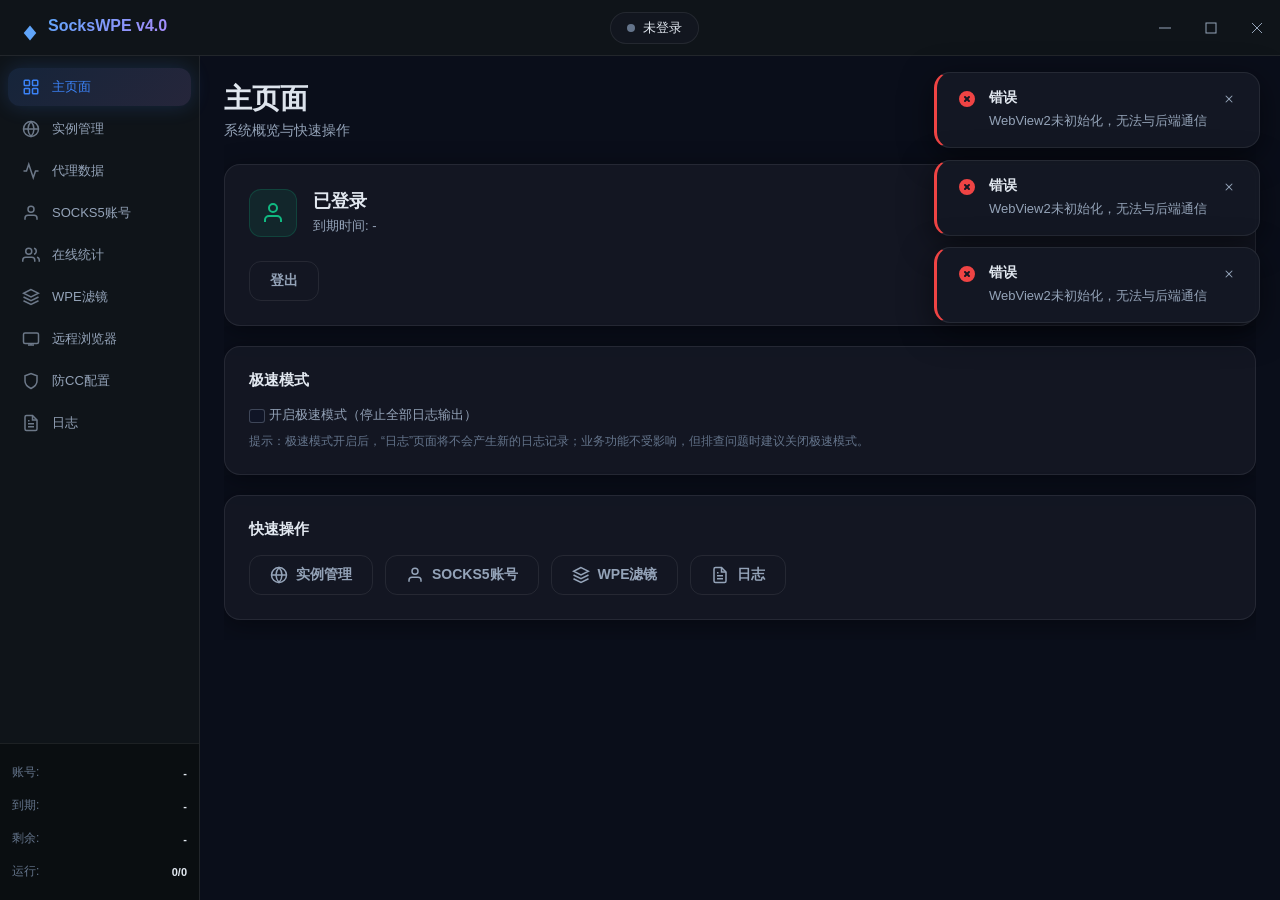
<file: web/index.html>
﻿<!DOCTYPE html>
<html lang="zh-CN">
<head>
    <meta charset="UTF-8">
    <meta name="viewport" content="width=device-width, initial-scale=1.0">
    <title>SocksWPE v4.0</title>
    <link rel="stylesheet" href="style.css">
</head>
<body>
    <!-- Main App (shown after login) -->
    <div id="mainApp" class="app-wrapper" style="display:none;">
        <!-- Top Bar -->
        <header class="top-bar" id="topBarDragRegion">
            <div class="top-bar-left">
                <button id="mobileMenuToggle" class="mobile-menu-toggle" type="button" aria-label="切换菜单">
                    <svg width="18" height="18" viewBox="0 0 24 24" fill="none" stroke="currentColor" stroke-width="2">
                        <line x1="3" y1="6" x2="21" y2="6"></line>
                        <line x1="3" y1="12" x2="21" y2="12"></line>
                        <line x1="3" y1="18" x2="21" y2="18"></line>
                    </svg>
                </button>
                <div class="logo">
                    <div class="logo-icon">
                        <svg width="20" height="20" viewBox="0 0 32 32" fill="none">
                            <path d="M16 4L26 16L16 28L6 16L16 4Z" fill="url(#logoGrad)"/>
                            <defs><linearGradient id="logoGrad" x1="6" y1="4" x2="26" y2="28"><stop stop-color="#60a5fa"/><stop offset="1" stop-color="#a78bfa"/></linearGradient></defs>
                        </svg>
                    </div>
                    <span class="logo-text">SocksWPE v4.0</span>
                </div>
            </div>
            <div class="top-bar-center">
                <div class="status-badge" id="statusBadge">
                    <span class="status-dot"></span>
                    <span id="statusText">未登录</span>
                </div>
            </div>
            <div class="top-bar-right">
                <div class="window-controls">
                    <button class="window-btn" onclick="minimizeWindow()" title="最小化">
                        <svg width="12" height="12" viewBox="0 0 12 12" fill="none" stroke="currentColor" stroke-width="1">
                            <line x1="0" y1="6" x2="12" y2="6"/>
                        </svg>
                    </button>
                    <button class="window-btn" onclick="maximizeWindow()" title="最大化">
                        <svg width="12" height="12" viewBox="0 0 12 12" fill="none" stroke="currentColor" stroke-width="1">
                            <rect x="1" y="1" width="10" height="10"/>
                        </svg>
                    </button>
                    <button class="window-btn window-btn-close" onclick="closeWindow()" title="关闭">
                        <svg width="12" height="12" viewBox="0 0 12 12" fill="none" stroke="currentColor" stroke-width="1">
                            <line x1="1" y1="1" x2="11" y2="11"/>
                            <line x1="11" y1="1" x2="1" y2="11"/>
                        </svg>
                    </button>
                </div>
            </div>
        </header>
        <div id="mobileMenuBackdrop" class="mobile-menu-backdrop"></div>

        <div class="app-body">
            <!-- Sidebar -->
            <aside class="sidebar">
                <nav class="sidebar-nav">
                    <a href="#" class="nav-item active" data-page="home">
                        <svg width="18" height="18" viewBox="0 0 24 24" fill="none" stroke="currentColor" stroke-width="2"><rect x="3" y="3" width="7" height="7" rx="1"/><rect x="14" y="3" width="7" height="7" rx="1"/><rect x="3" y="14" width="7" height="7" rx="1"/><rect x="14" y="14" width="7" height="7" rx="1"/></svg>
                        <span>主页面</span>
                    </a>
                    <a href="#" class="nav-item" data-page="instances">
                        <svg width="18" height="18" viewBox="0 0 24 24" fill="none" stroke="currentColor" stroke-width="2"><circle cx="12" cy="12" r="10"/><line x1="2" y1="12" x2="22" y2="12"/><path d="M12 2a15.3 15.3 0 014 10 15.3 15.3 0 01-4 10 15.3 15.3 0 01-4-10 15.3 15.3 0 014-10z"/></svg>
                        <span>实例管理</span>
                    </a>
                    <a href="#" class="nav-item" data-page="proxydata">
                        <svg width="18" height="18" viewBox="0 0 24 24" fill="none" stroke="currentColor" stroke-width="2"><polyline points="22 12 18 12 15 21 9 3 6 12 2 12"/></svg>
                        <span>代理数据</span>
                    </a>
                    <a href="#" class="nav-item" data-page="accounts">
                        <svg width="18" height="18" viewBox="0 0 24 24" fill="none" stroke="currentColor" stroke-width="2"><path d="M20 21v-2a4 4 0 00-4-4H8a4 4 0 00-4 4v2"/><circle cx="12" cy="7" r="4"/></svg>
                        <span>SOCKS5账号</span>
                    </a>
                    <a href="#" class="nav-item" data-page="online">
                        <svg width="18" height="18" viewBox="0 0 24 24" fill="none" stroke="currentColor" stroke-width="2"><path d="M17 21v-2a4 4 0 00-4-4H5a4 4 0 00-4 4v2"/><circle cx="9" cy="7" r="4"/><path d="M23 21v-2a4 4 0 00-3-3.87"/><path d="M16 3.13a4 4 0 010 7.75"/></svg>
                        <span>在线统计</span>
                    </a>
                    <a href="#" class="nav-item" data-page="wpe">
                        <svg width="18" height="18" viewBox="0 0 24 24" fill="none" stroke="currentColor" stroke-width="2"><path d="M12 2L2 7l10 5 10-5-10-5z"/><path d="M2 17l10 5 10-5"/><path d="M2 12l10 5 10-5"/></svg>
                        <span>WPE滤镜</span>
                    </a>
                    <a href="#" class="nav-item" data-page="remote-browser">
                        <svg width="18" height="18" viewBox="0 0 24 24" fill="none" stroke="currentColor" stroke-width="2"><rect x="2" y="4" width="20" height="14" rx="2"/><line x1="8" y1="20" x2="16" y2="20"/><line x1="12" y1="18" x2="12" y2="20"/></svg>
                        <span>远程浏览器</span>
                    </a>
                    <a href="#" class="nav-item" data-page="anticc">
                        <svg width="18" height="18" viewBox="0 0 24 24" fill="none" stroke="currentColor" stroke-width="2"><path d="M12 22s8-4 8-10V5l-8-3-8 3v7c0 6 8 10 8 10z"/></svg>
                        <span>防CC配置</span>
                    </a>
                    <a href="#" class="nav-item" data-page="logs">
                        <svg width="18" height="18" viewBox="0 0 24 24" fill="none" stroke="currentColor" stroke-width="2"><path d="M14 2H6a2 2 0 00-2 2v16a2 2 0 002 2h12a2 2 0 002-2V8z"/><polyline points="14 2 14 8 20 8"/><line x1="16" y1="13" x2="8" y2="13"/><line x1="16" y1="17" x2="8" y2="17"/><line x1="10" y1="9" x2="8" y2="9"/></svg>
                        <span>日志</span>
                    </a>
                </nav>
                <div class="sidebar-footer">
                    <div class="sidebar-user-info">
                        <div class="sidebar-user-row">
                            <span class="sidebar-info-label">账号:</span>
                            <span class="sidebar-info-value" id="sidebarUsername">-</span>
                        </div>
                        <div class="sidebar-user-row">
                            <span class="sidebar-info-label">到期:</span>
                            <span class="sidebar-info-value" id="sidebarExpire">-</span>
                        </div>
                        <div class="sidebar-user-row">
                            <span class="sidebar-info-label">剩余:</span>
                            <span class="sidebar-info-value" id="sidebarRemaining">-</span>
                        </div>
                        <div class="sidebar-user-row">
                            <span class="sidebar-info-label">运行:</span>
                            <span class="sidebar-info-value" id="sidebarInstances">0/0</span>
                        </div>
                    </div>
                </div>
            </aside>

            <!-- Main Content -->
            <main class="main-content">
                <!-- Home Page (主菜单) -->
                <div id="page-home" class="page active">
                    <div class="page-title">
                        <h1>主页面</h1>
                        <p class="page-subtitle">系统概览与快速操作</p>
                    </div>

                    <!-- User Info Card (shown after login) -->
                    <div class="card glass" id="userInfoCard">
                        <div class="card-body">
                            <div class="card-icon-header">
                                <div class="icon-circle icon-success">
                                    <svg width="24" height="24" viewBox="0 0 24 24" fill="none" stroke="currentColor" stroke-width="2"><path d="M20 21v-2a4 4 0 00-4-4H8a4 4 0 00-4 4v2"/><circle cx="12" cy="7" r="4"/></svg>
                                </div>
                                <div>
                                    <h2 id="homeUsername">已登录</h2>
                                    <p id="homeExpireInfo">到期时间: -</p>
                                </div>
                            </div>
                            <div class="form-actions">
                                <button id="btnLogout" class="btn btn-ghost">登出</button>
                            </div>
                        </div>
                    </div>

                    <!-- Fast Mode (Home) -->
                    <div class="card glass" id="fastModeCard">
                        <div class="card-body">
                            <h3 class="section-title">极速模式</h3>
                            <div class="form-group" style="margin-bottom: 0;">
                                <label class="checkbox-wrap" title="开启后将停止记录全部日志，用于降低开销。关闭后恢复当前日志行为。">
                                    <input type="checkbox" id="fastModeEnabled" onchange="toggleFastMode()">
                                    <span>开启极速模式（停止全部日志输出）</span>
                                </label>
                                <div style="margin-top: 8px; color: var(--text-muted); font-size: 12px; line-height: 1.5;">
                                    提示：极速模式开启后，“日志”页面将不会产生新的日志记录；业务功能不受影响，但排查问题时建议关闭极速模式。
                                </div>
                            </div>
                        </div>
                    </div>

                    <!-- Notice Card -->
                    <div class="card glass" id="noticeCard" style="display:none;">
                        <div class="card-body">
                            <h3 class="section-title">云公告</h3>
                            <div id="noticeContent" class="notice-text"></div>
                        </div>
                    </div>

                    <!-- Quick Actions -->
                    <div class="card glass" id="quickActionsCard">
                        <div class="card-body">
                            <h3 class="section-title">快速操作</h3>
                            <div class="quick-actions">
                                <button class="btn btn-ghost" onclick="navigateTo('instances')">
                                    <svg width="18" height="18" viewBox="0 0 24 24" fill="none" stroke="currentColor" stroke-width="2"><circle cx="12" cy="12" r="10"/><line x1="2" y1="12" x2="22" y2="12"/><path d="M12 2a15.3 15.3 0 014 10 15.3 15.3 0 01-4 10 15.3 15.3 0 01-4-10 15.3 15.3 0 014-10z"/></svg>
                                    实例管理
                                </button>
                                <button class="btn btn-ghost" onclick="navigateTo('accounts')">
                                    <svg width="18" height="18" viewBox="0 0 24 24" fill="none" stroke="currentColor" stroke-width="2"><path d="M20 21v-2a4 4 0 00-4-4H8a4 4 0 00-4 4v2"/><circle cx="12" cy="7" r="4"/></svg>
                                    SOCKS5账号
                                </button>
                                <button class="btn btn-ghost" onclick="navigateTo('wpe')">
                                    <svg width="18" height="18" viewBox="0 0 24 24" fill="none" stroke="currentColor" stroke-width="2"><path d="M12 2L2 7l10 5 10-5-10-5z"/><path d="M2 17l10 5 10-5"/><path d="M2 12l10 5 10-5"/></svg>
                                    WPE滤镜
                                </button>
                                <button class="btn btn-ghost" onclick="navigateTo('logs')">
                                    <svg width="18" height="18" viewBox="0 0 24 24" fill="none" stroke="currentColor" stroke-width="2"><path d="M14 2H6a2 2 0 00-2 2v16a2 2 0 002 2h12a2 2 0 002-2V8z"/><polyline points="14 2 14 8 20 8"/><line x1="16" y1="13" x2="8" y2="13"/><line x1="16" y1="17" x2="8" y2="17"/><line x1="10" y1="9" x2="8" y2="9"/></svg>
                                    日志
                                </button>
                            </div>
                        </div>
                    </div>
                </div>

                <div id="page-remote-browser" class="page">
                    <div class="page-title">
                        <h1>远程浏览器模式</h1>
                        <p class="page-subtitle">登录后可直接管理远程浏览器模式参数</p>
                    </div>
                    <div class="card glass">
                        <div class="card-body">
                            <div class="remote-mode-panel remote-mode-panel-page">
                                <div class="remote-mode-header">
                                    <label class="checkbox-wrap">
                                        <input type="checkbox" id="appEnableRemoteBrowserMode">
                                        <span>启用远程浏览器模式</span>
                                    </label>
                                    <button id="appBtnRemoteModeApply" type="button" class="btn btn-ghost btn-sm">应用</button>
                                </div>
                                <div id="appRemoteModeConfigArea" style="display:none;">
                                    <div class="form-group" style="margin-bottom: 10px;">
                                        <label for="appRemoteBindHost">监听地址</label>
                                        <input type="text" id="appRemoteBindHost" class="input" value="0.0.0.0" placeholder="0.0.0.0 / 127.0.0.1">
                                    </div>
                                    <div class="form-group" style="margin-bottom: 10px;">
                                        <label for="appRemoteBindPort">监听端口</label>
                                        <input type="number" id="appRemoteBindPort" class="input" value="18080" min="1" max="65535">
                                    </div>
                                    <div class="form-group" style="margin-bottom: 10px;">
                                        <label for="appRemoteAccessToken">访问令牌</label>
                                        <div class="token-inline-row">
                                            <input type="text" id="appRemoteAccessToken" class="input" placeholder="留空自动生成">
                                            <button id="appBtnGenerateRemoteToken" type="button" class="btn btn-ghost btn-sm">生成新令牌</button>
                                        </div>
                                    </div>
                                    <div id="appRemoteModeUrlArea" class="remote-mode-url" style="display:none;">
                                        <span id="appRemoteModeUrlText" class="remote-mode-url-text"></span>
                                        <button id="appBtnCopyRemoteUrl" type="button" class="btn btn-ghost btn-sm remote-mode-url-copy">复制链接</button>
                                    </div>
                                    <div class="remote-mode-tips">提示：默认 0.0.0.0 对所有网卡监听；如需仅本机访问，请改成 127.0.0.1。公网访问仍需放行端口或做映射。</div>
                                </div>
                            </div>
                        </div>
                    </div>

                </div>

                <!-- Instances Page (实例管理) -->
                <div id="page-instances" class="page">
                    <div class="page-title">
                        <h1>实例管理</h1>
                        <p class="page-subtitle">管理所有SOCKS5实例</p>
                    </div>
                    <div class="card glass">
                        <div class="card-body">
                            <div class="toolbar">
                                <button id="btnCreateInstance" class="btn btn-primary">
                                    <svg width="16" height="16" viewBox="0 0 24 24" fill="none" stroke="currentColor" stroke-width="2"><line x1="12" y1="5" x2="12" y2="19"/><line x1="5" y1="12" x2="19" y2="12"/></svg>
                                    创建实例
                                </button>
                                <button id="btnExportInstances" class="btn btn-ghost">导出实例</button>
                                <button id="btnImportInstances" class="btn btn-ghost">导入实例</button>
                                <button id="btnRefreshInstances" class="btn btn-ghost">刷新</button>
                            </div>
                            <div id="instanceList" class="instance-list"></div>
                        </div>
                    </div>
                </div>

                <!-- Accounts Page (SOCKS5账号) -->
                <div id="page-accounts" class="page">
                    <div class="page-title">
                        <h1>SOCKS5账号管理</h1>
                        <p class="page-subtitle">管理SOCKS5账号库与账号</p>
                    </div>
                    <div class="two-panel-layout accounts-layout">
                        <!-- 左侧：账号库列表 -->
                        <div class="card glass accounts-pool-card">
                            <div class="card-body two-panel-card-body accounts-pool-body">
                                <h3 class="panel-section-title">账号库实例列表</h3>
                                <div class="pool-create-row">
                                    <input type="text" id="newPoolNameInline" class="input pool-create-input" placeholder="新建账号库名称">
                                    <button class="btn btn-primary" style="padding:4px 14px; font-size:13px; white-space:nowrap;" onclick="createPoolInline()">创建</button>
                                </div>
                                <div id="poolListPanel" class="scroll-panel pool-list-panel"></div>
                            </div>
                        </div>
                        <!-- 右侧：账号管理 -->
                        <div class="card glass accounts-content-card">
                            <div class="card-body two-panel-card-body accounts-content-body">
                                <div id="accountPanelContent">
                                    <div class="empty-state">请从左侧选择一个账号库</div>
                                </div>
                            </div>
                        </div>
                    </div>
                </div>

                <!-- Proxy Data Page (代理数据) -->
                <div id="page-proxydata" class="page">
                    <div class="page-title">
                        <h1>代理数据查看</h1>
                        <p class="page-subtitle">实时查看SOCKS转发实例的数据包</p>
                        <div class="proxy-topbar">
                            <div class="proxy-subview-tabs" id="proxySubviewTabs">
                                <button id="proxySubviewRawBtn" class="proxy-subview-tab active" onclick="switchProxySubview('raw')">代理数据</button>
                                <button id="proxySubviewCharlesBtn" class="proxy-subview-tab" onclick="switchProxySubview('charles')">Charles</button>
                            </div>
                            <div class="proxy-toolbar-controls">
                                <label class="proxy-toolbar-item">
                                    <span>记录数据包</span>
                                    <input type="checkbox" id="proxySharedRecordEnabled" style="width:16px; height:16px; cursor:pointer;" disabled>
                                </label>
                                <div class="proxy-toolbar-item">
                                    <span>缓冲区大小</span>
                                    <input type="number" id="proxySharedBufferSize" min="10" max="10000" value="200" class="input proxy-shared-buffer-input" disabled>
                                    <button id="proxySharedSaveButton" class="btn btn-primary" type="button" disabled>保存</button>
                                </div>
                                <div class="proxy-toolbar-item proxy-toolbar-buttons">
                                    <button id="proxySharedRefreshButton" class="btn btn-primary" type="button" disabled>刷新</button>
                                    <button id="proxySharedClearButton" class="btn btn-danger" type="button" disabled>清空</button>
                                </div>
                            </div>
                        </div>
                    </div>
                    <div class="two-panel-layout proxydata-layout">
                        <!-- 左侧：实例列表 -->
                        <div class="card glass proxy-instance-card" id="proxyInstanceCard">
                            <div class="card-body two-panel-card-body proxy-instance-body">
                                <div class="proxy-instance-header">
                                    <h3 class="panel-section-title" id="proxyInstanceTitle">SOCKS转发实例</h3>
                                    <button id="proxyInstanceCollapseBtn" class="btn btn-ghost proxy-instance-collapse-btn" type="button" title="折叠实例菜单" aria-label="折叠实例菜单">«</button>
                                </div>
                                <div id="proxyInstanceListPanel" class="scroll-panel proxy-instance-list-panel"></div>
                            </div>
                        </div>
                        <div class="proxy-layout-splitter" id="proxyLayoutSplitter" title="拖拽调整实例菜单宽度"></div>
                        <!-- 右侧：数据包查看 -->
                        <div class="card glass proxy-data-card">
                            <div class="card-body two-panel-card-body proxy-data-body">
                                <div id="proxyDataPanelContent">
                                    <div class="empty-state">请从左侧选择一个实例</div>
                                </div>
                            </div>
                        </div>
                    </div>
                </div>

                <!-- Online Stats Page (在线统计) -->
                <div id="page-online" class="page">
                    <div class="page-title">
                        <h1>在线统计</h1>
                        <p class="page-subtitle">查看在线客户端</p>
                    </div>

                    <div class="card glass">
                        <div class="card-body" id="onlineStatsCards">
                            <div class="stats-grid">
                                <div class="stat-card">
                                    <div class="stat-value">0</div>
                                    <div class="stat-label">总账号数</div>
                                </div>
                                <div class="stat-card">
                                    <div class="stat-value">0</div>
                                    <div class="stat-label">在线账号</div>
                                </div>
                                <div class="stat-card">
                                    <div class="stat-value">0</div>
                                    <div class="stat-label">离线账号</div>
                                </div>
                                <div class="stat-card">
                                    <div class="stat-value">0</div>
                                    <div class="stat-label">总连接数</div>
                                </div>
                            </div>
                        </div>
                    </div>

                    <div class="card glass">
                        <div class="card-body">
                            <div class="toolbar">
                                <div class="form-group" style="margin-bottom:0; min-width:200px;">
                                    <select id="onlineInstanceSelector" class="input">
                                        <option value="">全部实例</option>
                                    </select>
                                </div>
                                <button id="btnRefreshOnline" class="btn btn-ghost">刷新</button>
                            </div>
                            <div id="onlineList" class="online-list"></div>
                        </div>
                    </div>
                </div>

                <!-- AntiCC Page (防CC配置) -->
                <div id="page-anticc" class="page">
                    <div class="page-title">
                        <h1>防CC配置</h1>
                        <p class="page-subtitle" id="anticcInstanceSubtitle">配置当前 Socks 转发实例的防CC策略</p>
                    </div>

                    <div class="card glass">
                        <div class="card-body">
                            <h3 class="section-title">全局状态</h3>
                            <div class="form-row">
                                <div class="form-group">
                                    <label>全局总连接数</label>
                                    <input type="text" id="anticcGlobalConnectionCount" class="input" value="0" disabled>
                                </div>
                                <div class="form-group">
                                    <label>当前实例连接数</label>
                                    <input type="text" id="anticcInstanceConnectionCount" class="input" value="0" disabled>
                                </div>
                                <div class="form-group">
                                    <label>全局压力</label>
                                    <input type="text" id="anticcGlobalPressure" class="input" value="Normal" disabled>
                                </div>
                            </div>
                            <div class="form-row">
                                <div class="form-group">
                                    <label>全局黑名单</label>
                                    <div id="anticcGlobalBlacklistView" class="input" style="min-height:120px; overflow:auto; white-space:pre-wrap;"></div>
                                </div>
                                <div class="form-group">
                                    <label>白名单作用域条目</label>
                                    <div id="anticcGlobalWhitelistEntriesView" class="input" style="min-height:120px; overflow:auto; white-space:pre-wrap;"></div>
                                </div>
                            </div>
                            <div class="form-group">
                                <label>Top IP 跨实例连接数</label>
                                <div id="anticcTopIpConnectionsView" class="input" style="min-height:120px; overflow:auto; white-space:pre-wrap;"></div>
                            </div>
                        </div>
                    </div>

                    <!-- Basic Config -->
                    <div class="card glass">
                        <div class="card-body">
                            <h3 class="section-title">基本配置</h3>
                            <div class="form-group">
                                <label>
                                    <input type="checkbox" id="anticcEnabled">
                                    启用防CC
                                </label>
                            </div>
                            <div class="form-row">
                                <div class="form-group">
                                    <label for="anticcTimeWindow">时间窗口(秒)</label>
                                    <input type="number" id="anticcTimeWindow" class="input" value="10">
                                </div>
                                <div class="form-group">
                                    <label for="anticcMaxRequests">最大请求数</label>
                                    <input type="number" id="anticcMaxRequests" class="input" value="20">
                                </div>
                                <div class="form-group">
                                    <label for="anticcBanTime">封禁时间(秒)</label>
                                    <input type="number" id="anticcBanTime" class="input" value="300">
                                </div>
                                <div class="form-group">
                                    <label for="anticcMaxConnectionsTotal">实例最大连接数</label>
                                    <input type="number" id="anticcMaxConnectionsTotal" class="input" value="100">
                                </div>
                            </div>
                        </div>
                    </div>

                    <!-- Scope / Behavior -->
                    <div class="card glass">
                        <div class="card-body">
                            <h3 class="section-title">行为配置</h3>
                            <div class="form-group">
                                <label>
                                    <input type="checkbox" id="anticcUseBlacklist">
                                    启用黑名单
                                </label>
                            </div>
                            <div class="form-group">
                                <label>
                                    <input type="checkbox" id="anticcUseWhitelist">
                                    启用白名单
                                </label>
                            </div>
                            <div class="form-row">
                                <div class="form-group">
                                    <label for="anticcAuthFailBanTime">认证失败封禁(秒)</label>
                                    <input type="number" id="anticcAuthFailBanTime" class="input" value="60">
                                </div>
                                <div class="form-group">
                                    <label for="anticcNoAuthBanTime">无认证/协议违规封禁(秒)</label>
                                    <input type="number" id="anticcNoAuthBanTime" class="input" value="30">
                                </div>
                                <div class="form-group">
                                    <label for="anticcWhitelistDuration">自动白名单时长(秒)</label>
                                    <input type="number" id="anticcWhitelistDuration" class="input" value="3600">
                                </div>
                            </div>
                        </div>
                    </div>

                    <!-- Rate Limiting Config -->
                    <div class="card glass">
                        <div class="card-body">
                            <h3 class="section-title">速率限制</h3>
                            <div class="form-group">
                                <label for="anticcThreadPoolMode">线程池模式</label>
                                <select id="anticcThreadPoolMode" class="input" disabled>
                                    <option value="iocp">由实例线程模型决定</option>
                                </select>
                            </div>
                            <div class="form-row">
                                <div class="form-group">
                                    <label>
                                        <input type="checkbox" id="anticcRateLimitEnabled">
                                        启用速率限制
                                    </label>
                                </div>
                                <div class="form-group">
                                    <label>
                                        <input type="checkbox" id="anticcBlockNonSocks">
                                        拦截非SOCKS5连接
                                    </label>
                                </div>
                            </div>
                            <div class="form-row">
                                <div class="form-group">
                                    <label for="anticcMaxBytesPerSecond">速率阈值(请求/秒)</label>
                                    <input type="number" id="anticcMaxBytesPerSecond" class="input" value="100">
                                </div>
                                <div class="form-group">
                                    <label for="anticcMaxPacketsPerSecond">速率时间窗口(秒)</label>
                                    <input type="number" id="anticcMaxPacketsPerSecond" class="input" value="1">
                                </div>
                            </div>
                        </div>
                    </div>

                    <!-- Scheduling Config -->
                    <div class="card glass">
                        <div class="card-body">
                            <h3 class="section-title">调度增强</h3>
                            <div class="form-group">
                                <label>
                                    <input type="checkbox" id="anticcFirewallEnabled">
                                    启用全局防火墙规则
                                </label>
                            </div>
                            <div class="form-group">
                                <label>
                                    <input type="checkbox" id="anticcAutoBlockEnabled">
                                    启用认证优先接入
                                </label>
                            </div>
                            <div class="form-group">
                                <label>
                                    <input type="checkbox" id="anticcEnableLowPriorityEviction">
                                    高压下驱逐低优先级连接
                                </label>
                            </div>
                            <div class="form-row">
                                <div class="form-group">
                                    <label for="anticcAuthTimeout">认证优先队列上限</label>
                                    <input type="number" id="anticcAuthTimeout" class="input" value="128">
                                </div>
                                <div class="form-group">
                                    <label for="anticcMaxConnectionsPerIP">低优先级驱逐阈值(%)</label>
                                    <input type="number" id="anticcMaxConnectionsPerIP" class="input" value="80">
                                </div>
                            </div>
                        </div>
                    </div>

                    <!-- Whitelist / Blacklist -->
                    <div class="card glass">
                        <div class="card-body">
                            <h3 class="section-title">名单作用域</h3>
                            <div class="form-group">
                                <label for="anticcWhitelist">当前实例手动白名单（每行一个）</label>
                                <textarea id="anticcWhitelist" class="input" rows="4" placeholder="例如:\n127.0.0.1\n192.168.1.0/24"></textarea>
                            </div>
                            <div class="form-row">
                                <div class="form-group">
                                    <label for="anticcWhitelistScope">白名单作用域</label>
                                    <select id="anticcWhitelistScope" class="input">
                                        <option value="current">当前实例</option>
                                        <option value="selected">选定实例</option>
                                        <option value="global">全局共享</option>
                                    </select>
                                </div>
                                <div class="form-group">
                                    <label for="anticcWhitelistTargetInstances">选定实例</label>
                                    <select id="anticcWhitelistTargetInstances" class="input" multiple size="4"></select>
                                </div>
                            </div>
                            <div class="form-group">
                                <label for="anticcBlacklist">全局黑名单（每行一个）</label>
                                <textarea id="anticcBlacklist" class="input" rows="4" placeholder="例如:\n10.0.0.1\n172.16.0.0/16"></textarea>
                            </div>
                        </div>
                    </div>

                    <!-- Actions -->
                    <div class="card glass">
                        <div class="card-body">
                            <div class="form-actions">
                                <button id="btnSaveAntiCC" class="btn btn-primary">保存配置</button>
                                <button id="btnResetAntiCC" class="btn btn-ghost">重置为默认</button>
                            </div>
                        </div>
                    </div>
                </div>

                <!-- WPE Filter Page (WPE滤镜) -->
                <div id="page-wpe" class="page">
                    <div class="page-title">
                        <h1>WPE滤镜管理</h1>
                        <p class="page-subtitle" id="wpeFilterStatus">已启用: 0 | 总数: 0 | 总执行次数: 0</p>
                    </div>
                    <div class="card glass">
                        <div class="card-body">
                            <div class="toolbar" style="flex-wrap:wrap; gap:6px;">
                                <button id="btnCreateFilter" class="btn btn-primary">新建滤镜</button>
                                <button class="btn btn-ghost" onclick="editSelectedFilter()">编辑</button>
                                <button class="btn btn-danger" onclick="deleteSelectedFilter()">删除</button>
                                <button class="btn btn-ghost" onclick="moveFilter('up')">上移</button>
                                <button class="btn btn-ghost" onclick="moveFilter('down')">下移</button>
                                <button class="btn btn-ghost" onclick="showExportDialog()">导出所选</button>
                                <button class="btn btn-ghost" onclick="showImportDialog()">导入(解密)</button>
                                <button class="btn btn-warning" onclick="clearFilterStats()">清空统计</button>
                            </div>
                            <div id="filterTableContainer" class="wpe-filter-table-wrap" style="overflow-x:auto; margin-top:12px;">
                                <table class="data-table" id="wpeFilterTable">
                                    <thead>
                                        <tr>
                                            <th style="width:45px;">启用</th>
                                            <th style="width:45px;">选择</th>
                                            <th style="width:50px;">编号</th>
                                            <th>名称</th>
                                            <th style="width:60px;">模式</th>
                                            <th style="width:80px;">动作</th>
                                            <th style="width:80px;">方向</th>
                                            <th style="width:70px;">执行次数</th>
                                            <th style="width:50px;">全局</th>
                                            <th style="width:120px;">目标实例</th>
                                        </tr>
                                    </thead>
                                    <tbody id="wpeFilterBody"></tbody>
                                </table>
                            </div>
                            <div id="wpeFilterCardList" class="wpe-filter-card-list"></div>
                            <div class="info-hint" style="margin-top:12px;">
                                说明: 滤镜按列表顺序执行。双击滤镜可编辑。搜索/修改格式: 位置|十六进制值,位置|十六进制值,...<br>
                                例如: 0|01,1|0A,2|00 表示位置0为01，位置1为0A，位置2为00。留空=跳过，??=通配符。
                            </div>
                        </div>
                    </div>
                </div>

                <!-- WPE Filter Edit Page -->
                <div id="page-wpe-edit" class="page">
                    <div class="page-header">
                        <button class="btn btn-ghost" onclick="backToWPEFilters()">&larr; 返回滤镜列表</button>
                        <h2 id="wpeEditTitle">编辑滤镜</h2>
                    </div>
                    <div id="wpeEditContent"></div>
                </div>

                <!-- Logs Page (日志) -->
                <div id="page-logs" class="page">
                    <div class="page-title">
                        <h1>日志</h1>
                        <p class="page-subtitle" id="logsPageSubtitle">查看系统日志</p>
                    </div>

                    <div id="logsDisabledNotice" class="notice-area" style="display:none; margin-bottom:20px; border-color: rgba(245, 158, 11, 0.35); background: rgba(245, 158, 11, 0.08);">
                        <h3 style="margin-bottom:8px; color: var(--warning);">日志记录当前已关闭</h3>
                        <div style="font-size:13px; color: var(--text-secondary); line-height:1.7;">
                            当前已开启极速模式，系统不会继续生成新的运行日志，所以登录成功后这里也可能一直显示为 0。
                        </div>
                        <div style="margin-top:12px; display:flex; align-items:center; gap:12px; flex-wrap:wrap;">
                            <button class="btn btn-warning" onclick="restoreLoggingFromLogsPage()">关闭极速模式并恢复日志</button>
                            <span style="font-size:12px; color: var(--text-muted);">恢复后只能看到恢复之后产生的新日志。</span>
                        </div>
                    </div>

                    <!-- 日志统计卡片 -->
                    <div class="stats-grid" style="margin-bottom: 20px;">
                        <div class="stat-card glass">
                            <div class="stat-label">总日志数</div>
                            <div class="stat-value" id="logStatTotal">0</div>
                        </div>
                        <div class="stat-card glass">
                            <div class="stat-label">错误</div>
                            <div class="stat-value" style="color: var(--danger);" id="logStatError">0</div>
                        </div>
                        <div class="stat-card glass">
                            <div class="stat-label">警告</div>
                            <div class="stat-value" style="color: var(--warning);" id="logStatWarning">0</div>
                        </div>
                        <div class="stat-card glass">
                            <div class="stat-label">信息</div>
                            <div class="stat-value" style="color: var(--success);" id="logStatInfo">0</div>
                        </div>
                    </div>

                    <div class="card glass">
                        <div class="card-body">
                            <div class="toolbar" style="flex-wrap: wrap; gap: 12px;">
                                <div class="form-group" style="margin-bottom:0; min-width:120px;">
                                    <select id="logLevelFilter" class="input" onchange="filterLogs()">
                                        <option value="all">全部级别</option>
                                        <option value="ERROR">错误</option>
                                        <option value="WARNING">警告</option>
                                        <option value="INFO">信息</option>
                                    </select>
                                </div>
                                <div class="form-group" style="margin-bottom:0; min-width:150px;">
                                    <select id="logCategoryFilter" class="input" onchange="filterLogs()">
                                        <option value="all">全部分类</option>
                                        <option value="全部日志">全部日志</option>
                                        <option value="心跳加载">心跳加载</option>
                                        <option value="心跳清理">心跳清理</option>
                                        <option value="伪心跳替换">伪心跳替换</option>
                                        <option value="登录验证">登录验证</option>
                                        <option value="防CC">防CC</option>
                                        <option value="采集日志">采集日志</option>
                                        <option value="API日志">API日志</option>
                                        <option value="SOCKS账号日志">SOCKS账号</option>
                                    </select>
                                </div>
                                <div class="form-group" style="margin-bottom:0; flex:1; min-width:200px;">
                                    <input type="text" id="logSearchText" class="input" placeholder="搜索日志内容..." oninput="scheduleFilterLogs()">
                                </div>
                                <button id="btnCopyLogs" class="btn btn-ghost" onclick="copyLogs()">
                                    <svg width="16" height="16" viewBox="0 0 24 24" fill="none" stroke="currentColor" stroke-width="2">
                                        <rect x="9" y="9" width="13" height="13" rx="2" ry="2"></rect>
                                        <path d="M5 15H4a2 2 0 0 1-2-2V4a2 2 0 0 1 2-2h9a2 2 0 0 1 2 2v1"></path>
                                    </svg>
                                    复制
                                </button>
                                <button id="btnClearLogs" class="btn btn-ghost" onclick="clearLogs()">
                                    <svg width="16" height="16" viewBox="0 0 24 24" fill="none" stroke="currentColor" stroke-width="2">
                                        <polyline points="3 6 5 6 21 6"></polyline>
                                        <path d="M19 6v14a2 2 0 0 1-2 2H7a2 2 0 0 1-2-2V6m3 0V4a2 2 0 0 1 2-2h4a2 2 0 0 1 2 2v2"></path>
                                    </svg>
                                    清空
                                </button>
                                <button id="btnRefreshLogs" class="btn btn-ghost" onclick="refreshLogs()">
                                    <svg width="16" height="16" viewBox="0 0 24 24" fill="none" stroke="currentColor" stroke-width="2">
                                        <polyline points="23 4 23 10 17 10"></polyline>
                                        <polyline points="1 20 1 14 7 14"></polyline>
                                        <path d="M3.51 9a9 9 0 0 1 14.85-3.36L23 10M1 14l4.64 4.36A9 9 0 0 0 20.49 15"></path>
                                    </svg>
                                    刷新
                                </button>
                                <label style="display:flex; align-items:center; gap:6px; font-size:13px; color:var(--text-secondary); white-space: nowrap;">
                                    <input type="checkbox" id="logAutoScroll" checked>
                                    自动滚动
                                </label>
                            </div>

                            <!-- 表格化日志显示 -->
                            <div class="log-table-container" style="margin-top: 16px;">
                                <table class="log-table">
                                    <thead>
                                        <tr>
                                            <th style="width: 160px;">时间</th>
                                            <th style="width: 80px;">级别</th>
                                            <th style="width: 120px;">分类</th>
                                            <th>消息</th>
                                        </tr>
                                    </thead>
                                </table>
                                <div id="logList" class="log-table-body" style="max-height: 500px; overflow-y: auto;">
                                    <table class="log-table">
                                        <tbody id="logTableBody">
                                            <tr>
                                                <td colspan="4" class="empty-state">暂无日志</td>
                                            </tr>
                                        </tbody>
                                    </table>
                                </div>
                            </div>
                        </div>
                    </div>
                </div>

                <!-- Instance Config Page (实例配置) -->
                <div id="page-instance-config" class="page">
                    <div class="page-header">
                        <button class="btn btn-ghost" onclick="backToInstances()">
                            <svg width="16" height="16" viewBox="0 0 24 24" fill="none" stroke="currentColor" stroke-width="2"><line x1="19" y1="12" x2="5" y2="12"/><polyline points="12 19 5 12 12 5"/></svg>
                            返回实例列表
                        </button>
                    </div>
                    <div class="page-title">
                        <h1 id="configInstanceTitle">实例配置</h1>
                        <p class="page-subtitle" id="configInstanceSubtitle">配置Socks转发实例</p>
                    </div>

                    <div class="config-layout">
                        <!-- Left Menu -->
                        <div class="config-menu card glass">
                            <h3 style="margin-bottom: 15px; padding-bottom: 10px; border-bottom: 1px solid rgba(255,255,255,0.1);">配置菜单</h3>
                            <div class="menu-items">
                                <div class="menu-item active" data-menu="basic" onclick="switchConfigMenu('basic')">基本信息</div>
                                <div class="menu-item" data-menu="proxy" onclick="switchConfigMenu('proxy')">二级代理</div>
                                <div class="menu-item" data-menu="thread" onclick="switchConfigMenu('thread')">线程模型</div>
                                <div class="menu-item" data-menu="auth" onclick="switchConfigMenu('auth')">SOCKS5认证</div>
                                <div class="menu-item" data-menu="packet" onclick="switchConfigMenu('packet')">分包处理</div>
                                <div class="menu-item" data-menu="sslproxy" onclick="switchConfigMenu('sslproxy')">SSL代理</div>
                                <div class="menu-item" data-menu="localmap" onclick="switchConfigMenu('localmap')">本地映射</div>
                                <div class="menu-item" data-menu="traffic" onclick="switchConfigMenu('traffic')">流量过滤</div>
                                <div class="menu-item" data-menu="disconnect" onclick="switchConfigMenu('disconnect')">断网规则</div>
                                <div class="menu-item" data-menu="userfilter" onclick="switchConfigMenu('userfilter')">用户滤镜</div>
                                <div class="menu-item" data-menu="accountfilter" onclick="switchConfigMenu('accountfilter')">账号滤镜</div>
                            </div>
                        </div>

                        <!-- Right Content -->
                        <div class="config-content card glass">
                            <div id="configContent"></div>
                        </div>
                    </div>
                </div>
            </main>
        </div>
    </div>
    <!-- End Main App -->

    <!-- Toast Container -->
    <div id="toastContainer" class="toast-container"></div>

    <!-- Confirm Dialog -->
    <div id="confirmDialog" class="confirm-dialog-overlay" style="display:none;">
        <div class="confirm-dialog glass">
            <div class="confirm-icon">
                <svg width="48" height="48" viewBox="0 0 24 24" fill="none" stroke="currentColor" stroke-width="2">
                    <circle cx="12" cy="12" r="10"/>
                    <line x1="12" y1="8" x2="12" y2="12"/>
                    <line x1="12" y1="16" x2="12.01" y2="16"/>
                </svg>
            </div>
            <h3 id="confirmTitle">确认操作</h3>
            <p id="confirmMessage">确定要执行此操作吗？</p>
            <div class="confirm-actions">
                <button class="btn btn-secondary" onclick="closeConfirmDialog()">取消</button>
                <button class="btn btn-danger" id="confirmBtn">确定</button>
            </div>
        </div>
    </div>

    <!-- Modal Overlay -->
    <div id="modalOverlay" class="modal-overlay" style="display:none;">
        <div class="modal-card glass" id="modalCard">
            <div class="modal-header">
                <h3 id="modalTitle">标题</h3>
                <button class="modal-close" onclick="closeModal()">&times;</button>
            </div>
            <div class="modal-body" id="modalBody"></div>
            <div class="modal-footer" id="modalFooter"></div>
        </div>
    </div>

    <script src="app.js"></script>
</body>
</html>
</file>
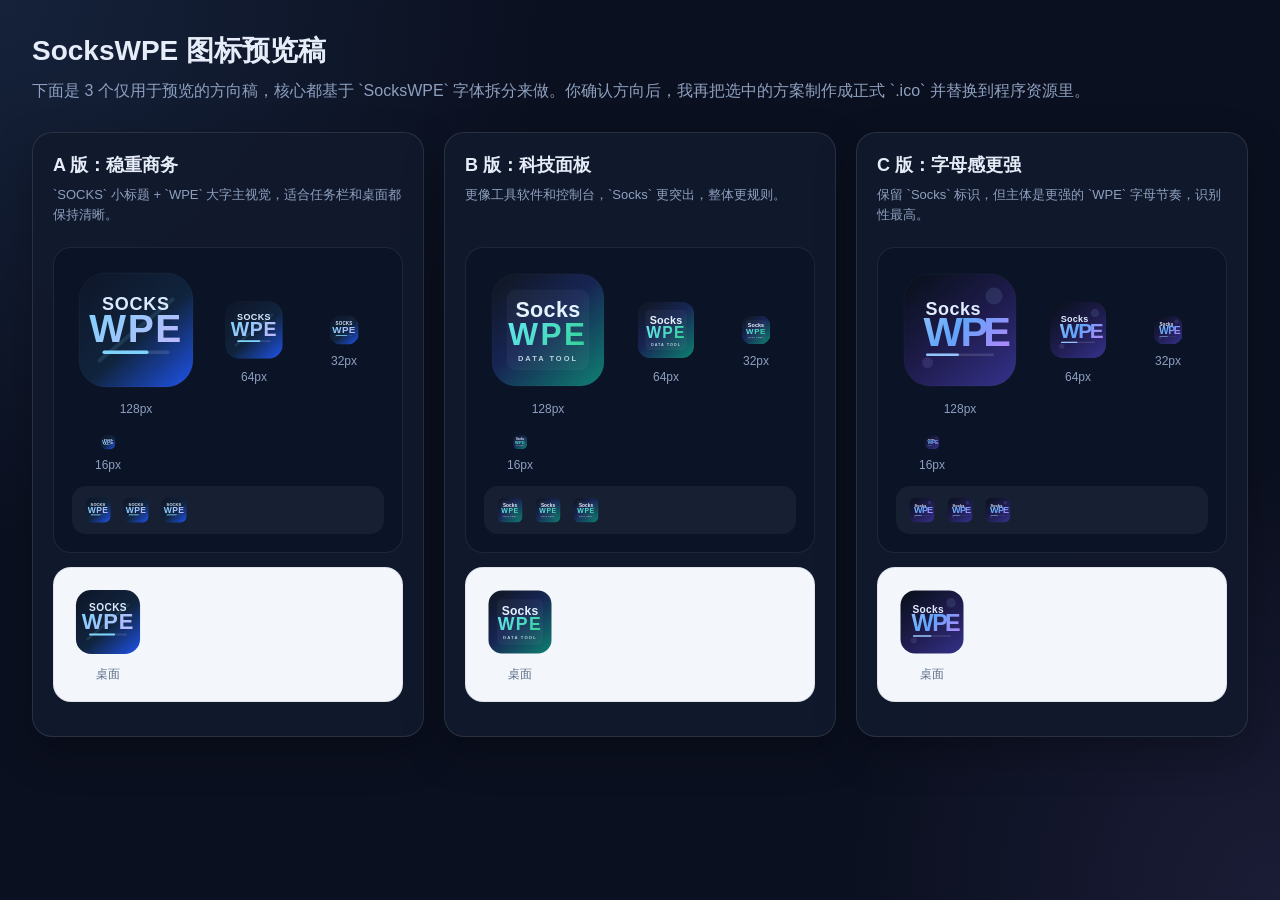
<file: design/icon_preview/index.html>
<!doctype html>
<html lang="zh-CN">
<head>
  <meta charset="utf-8">
  <meta name="viewport" content="width=device-width, initial-scale=1">
  <title>SocksWPE 图标预览</title>
  <style>
    :root {
      --bg: #0b1020;
      --panel: #121a2d;
      --panel-2: #f3f6fb;
      --text: #e6edf8;
      --muted: #8ea0bf;
      --line: rgba(255,255,255,0.1);
    }
    * { box-sizing: border-box; }
    body {
      margin: 0;
      font-family: "Segoe UI", "Microsoft YaHei", sans-serif;
      background:
        radial-gradient(circle at top left, rgba(96,165,250,0.12), transparent 35%),
        radial-gradient(circle at bottom right, rgba(167,139,250,0.10), transparent 28%),
        var(--bg);
      color: var(--text);
      min-height: 100vh;
      padding: 32px;
    }
    h1 {
      margin: 0 0 8px;
      font-size: 28px;
    }
    p {
      margin: 0;
      color: var(--muted);
      line-height: 1.6;
    }
    .grid {
      margin-top: 28px;
      display: grid;
      grid-template-columns: repeat(auto-fit, minmax(320px, 1fr));
      gap: 20px;
    }
    .card {
      background: rgba(18, 26, 45, 0.92);
      border: 1px solid var(--line);
      border-radius: 20px;
      padding: 20px;
      box-shadow: 0 16px 40px rgba(0,0,0,0.28);
    }
    .card h2 {
      margin: 0 0 8px;
      font-size: 18px;
    }
    .card .desc {
      margin-bottom: 18px;
      min-height: 44px;
      font-size: 13px;
    }
    .surface-dark, .surface-light {
      border-radius: 18px;
      padding: 18px;
      border: 1px solid rgba(255,255,255,0.08);
      margin-bottom: 14px;
    }
    .surface-dark {
      background: #0b1327;
    }
    .surface-light {
      background: var(--panel-2);
      border-color: rgba(8,15,35,0.08);
    }
    .row {
      display: flex;
      align-items: center;
      gap: 18px;
      flex-wrap: wrap;
    }
    .size {
      display: flex;
      flex-direction: column;
      align-items: center;
      gap: 8px;
      min-width: 72px;
      font-size: 12px;
      color: var(--muted);
    }
    .surface-light .size {
      color: #5c6d88;
    }
    img {
      display: block;
      border-radius: 16px;
    }
    .taskbar {
      display: flex;
      gap: 10px;
      padding: 10px 12px;
      border-radius: 14px;
      background: rgba(255,255,255,0.05);
      margin-top: 14px;
    }
    .taskbar img {
      width: 28px;
      height: 28px;
      border-radius: 8px;
    }
  </style>
</head>
<body>
  <h1>SocksWPE 图标预览稿</h1>
  <p>下面是 3 个仅用于预览的方向稿，核心都基于 `SocksWPE` 字体拆分来做。你确认方向后，我再把选中的方案制作成正式 `.ico` 并替换到程序资源里。</p>

  <div class="grid">
    <section class="card">
      <h2>A 版：稳重商务</h2>
      <p class="desc">`SOCKS` 小标题 + `WPE` 大字主视觉，适合任务栏和桌面都保持清晰。</p>
      <div class="surface-dark">
        <div class="row">
          <div class="size"><img src="sockswpe_preview_a.svg" width="128" height="128" alt="A 128"><span>128px</span></div>
          <div class="size"><img src="sockswpe_preview_a.svg" width="64" height="64" alt="A 64"><span>64px</span></div>
          <div class="size"><img src="sockswpe_preview_a.svg" width="32" height="32" alt="A 32"><span>32px</span></div>
          <div class="size"><img src="sockswpe_preview_a.svg" width="16" height="16" alt="A 16"><span>16px</span></div>
        </div>
        <div class="taskbar">
          <img src="sockswpe_preview_a.svg" alt="A taskbar 1">
          <img src="sockswpe_preview_a.svg" alt="A taskbar 2">
          <img src="sockswpe_preview_a.svg" alt="A taskbar 3">
        </div>
      </div>
      <div class="surface-light">
        <div class="row">
          <div class="size"><img src="sockswpe_preview_a.svg" width="72" height="72" alt="A light"><span>桌面</span></div>
        </div>
      </div>
    </section>

    <section class="card">
      <h2>B 版：科技面板</h2>
      <p class="desc">更像工具软件和控制台，`Socks` 更突出，整体更规则。</p>
      <div class="surface-dark">
        <div class="row">
          <div class="size"><img src="sockswpe_preview_b.svg" width="128" height="128" alt="B 128"><span>128px</span></div>
          <div class="size"><img src="sockswpe_preview_b.svg" width="64" height="64" alt="B 64"><span>64px</span></div>
          <div class="size"><img src="sockswpe_preview_b.svg" width="32" height="32" alt="B 32"><span>32px</span></div>
          <div class="size"><img src="sockswpe_preview_b.svg" width="16" height="16" alt="B 16"><span>16px</span></div>
        </div>
        <div class="taskbar">
          <img src="sockswpe_preview_b.svg" alt="B taskbar 1">
          <img src="sockswpe_preview_b.svg" alt="B taskbar 2">
          <img src="sockswpe_preview_b.svg" alt="B taskbar 3">
        </div>
      </div>
      <div class="surface-light">
        <div class="row">
          <div class="size"><img src="sockswpe_preview_b.svg" width="72" height="72" alt="B light"><span>桌面</span></div>
        </div>
      </div>
    </section>

    <section class="card">
      <h2>C 版：字母感更强</h2>
      <p class="desc">保留 `Socks` 标识，但主体是更强的 `WPE` 字母节奏，识别性最高。</p>
      <div class="surface-dark">
        <div class="row">
          <div class="size"><img src="sockswpe_preview_c.svg" width="128" height="128" alt="C 128"><span>128px</span></div>
          <div class="size"><img src="sockswpe_preview_c.svg" width="64" height="64" alt="C 64"><span>64px</span></div>
          <div class="size"><img src="sockswpe_preview_c.svg" width="32" height="32" alt="C 32"><span>32px</span></div>
          <div class="size"><img src="sockswpe_preview_c.svg" width="16" height="16" alt="C 16"><span>16px</span></div>
        </div>
        <div class="taskbar">
          <img src="sockswpe_preview_c.svg" alt="C taskbar 1">
          <img src="sockswpe_preview_c.svg" alt="C taskbar 2">
          <img src="sockswpe_preview_c.svg" alt="C taskbar 3">
        </div>
      </div>
      <div class="surface-light">
        <div class="row">
          <div class="size"><img src="sockswpe_preview_c.svg" width="72" height="72" alt="C light"><span>桌面</span></div>
        </div>
      </div>
    </section>
  </div>
</body>
</html>
</file>
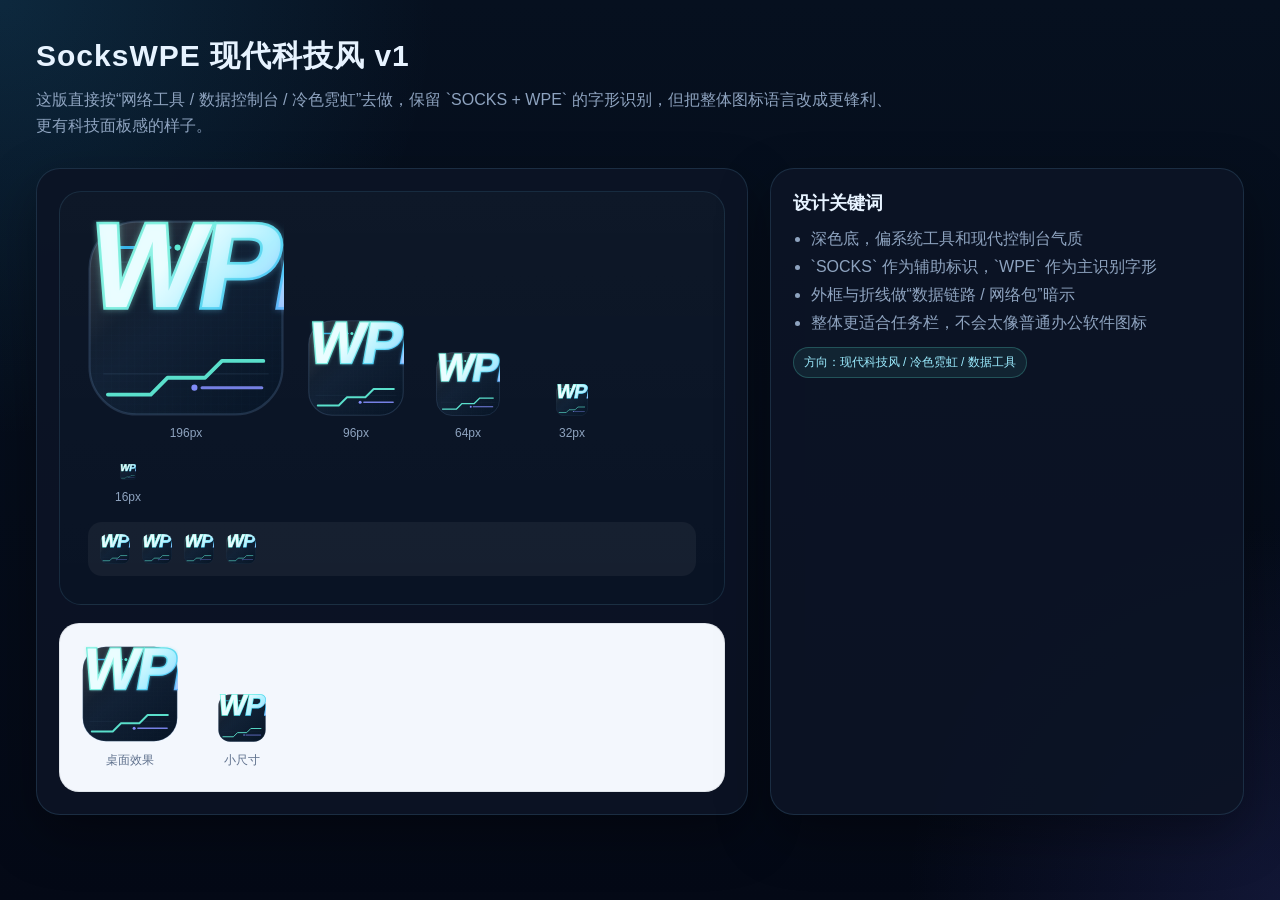
<file: design/icon_preview/modern_tech_v1.html>
<!doctype html>
<html lang="zh-CN">
<head>
  <meta charset="utf-8">
  <meta name="viewport" content="width=device-width, initial-scale=1">
  <title>SocksWPE 现代科技风图标预览</title>
  <style>
    :root {
      --bg: #050c18;
      --panel: rgba(12, 20, 37, 0.92);
      --line: rgba(126, 211, 255, 0.14);
      --text: #e7f3ff;
      --muted: #8ea3bf;
    }
    * { box-sizing: border-box; }
    body {
      margin: 0;
      min-height: 100vh;
      padding: 36px;
      font-family: "Segoe UI", "Microsoft YaHei", sans-serif;
      color: var(--text);
      background:
        radial-gradient(circle at top left, rgba(56, 189, 248, 0.14), transparent 28%),
        radial-gradient(circle at bottom right, rgba(99, 102, 241, 0.14), transparent 24%),
        linear-gradient(180deg, #06101f 0%, #040916 100%);
    }
    h1 {
      margin: 0 0 10px;
      font-size: 30px;
      letter-spacing: 1px;
    }
    p {
      margin: 0;
      color: var(--muted);
      line-height: 1.65;
      max-width: 860px;
    }
    .wrap {
      margin-top: 28px;
      display: grid;
      grid-template-columns: 1.2fr 0.8fr;
      gap: 22px;
    }
    .panel {
      background: var(--panel);
      border: 1px solid var(--line);
      border-radius: 24px;
      padding: 22px;
      box-shadow: 0 20px 52px rgba(0,0,0,0.34);
    }
    .preview-box {
      border-radius: 22px;
      padding: 28px;
      background:
        linear-gradient(180deg, rgba(255,255,255,0.02), rgba(255,255,255,0)),
        #091324;
      border: 1px solid rgba(126, 211, 255, 0.12);
    }
    .row {
      display: flex;
      gap: 24px;
      align-items: flex-end;
      flex-wrap: wrap;
    }
    .sample {
      display: flex;
      flex-direction: column;
      align-items: center;
      gap: 10px;
      color: var(--muted);
      font-size: 12px;
      min-width: 80px;
    }
    img { display: block; }
    .light-surface {
      margin-top: 18px;
      border-radius: 20px;
      background: #f3f7fd;
      padding: 22px;
      border: 1px solid rgba(7,17,31,0.08);
    }
    .light-surface .sample { color: #5f718d; }
    .taskbar {
      margin-top: 18px;
      display: flex;
      align-items: center;
      gap: 12px;
      border-radius: 14px;
      background: rgba(255,255,255,0.05);
      padding: 12px;
    }
    .taskbar img {
      width: 30px;
      height: 30px;
      border-radius: 8px;
    }
    h2 {
      margin: 0 0 10px;
      font-size: 18px;
    }
    ul {
      margin: 0;
      padding-left: 18px;
      color: var(--muted);
      line-height: 1.75;
    }
    .badge {
      display: inline-block;
      margin-top: 10px;
      padding: 6px 10px;
      border-radius: 999px;
      font-size: 12px;
      color: #9cecff;
      border: 1px solid rgba(94,234,212,0.24);
      background: rgba(94,234,212,0.08);
    }
  </style>
</head>
<body>
  <h1>SocksWPE 现代科技风 v1</h1>
  <p>这版直接按“网络工具 / 数据控制台 / 冷色霓虹”去做，保留 `SOCKS + WPE` 的字形识别，但把整体图标语言改成更锋利、更有科技面板感的样子。</p>

  <div class="wrap">
    <section class="panel">
      <div class="preview-box">
        <div class="row">
          <div class="sample"><img src="sockswpe_modern_tech_v1.svg" width="196" height="196" alt="196"><span>196px</span></div>
          <div class="sample"><img src="sockswpe_modern_tech_v1.svg" width="96" height="96" alt="96"><span>96px</span></div>
          <div class="sample"><img src="sockswpe_modern_tech_v1.svg" width="64" height="64" alt="64"><span>64px</span></div>
          <div class="sample"><img src="sockswpe_modern_tech_v1.svg" width="32" height="32" alt="32"><span>32px</span></div>
          <div class="sample"><img src="sockswpe_modern_tech_v1.svg" width="16" height="16" alt="16"><span>16px</span></div>
        </div>
        <div class="taskbar">
          <img src="sockswpe_modern_tech_v1.svg" alt="taskbar">
          <img src="sockswpe_modern_tech_v1.svg" alt="taskbar">
          <img src="sockswpe_modern_tech_v1.svg" alt="taskbar">
          <img src="sockswpe_modern_tech_v1.svg" alt="taskbar">
        </div>
      </div>

      <div class="light-surface">
        <div class="row">
          <div class="sample"><img src="sockswpe_modern_tech_v1.svg" width="96" height="96" alt="desktop"><span>桌面效果</span></div>
          <div class="sample"><img src="sockswpe_modern_tech_v1.svg" width="48" height="48" alt="small"><span>小尺寸</span></div>
        </div>
      </div>
    </section>

    <aside class="panel">
      <h2>设计关键词</h2>
      <ul>
        <li>深色底，偏系统工具和现代控制台气质</li>
        <li>`SOCKS` 作为辅助标识，`WPE` 作为主识别字形</li>
        <li>外框与折线做“数据链路 / 网络包”暗示</li>
        <li>整体更适合任务栏，不会太像普通办公软件图标</li>
      </ul>
      <div class="badge">方向：现代科技风 / 冷色霓虹 / 数据工具</div>
    </aside>
  </div>
</body>
</html>
</file>
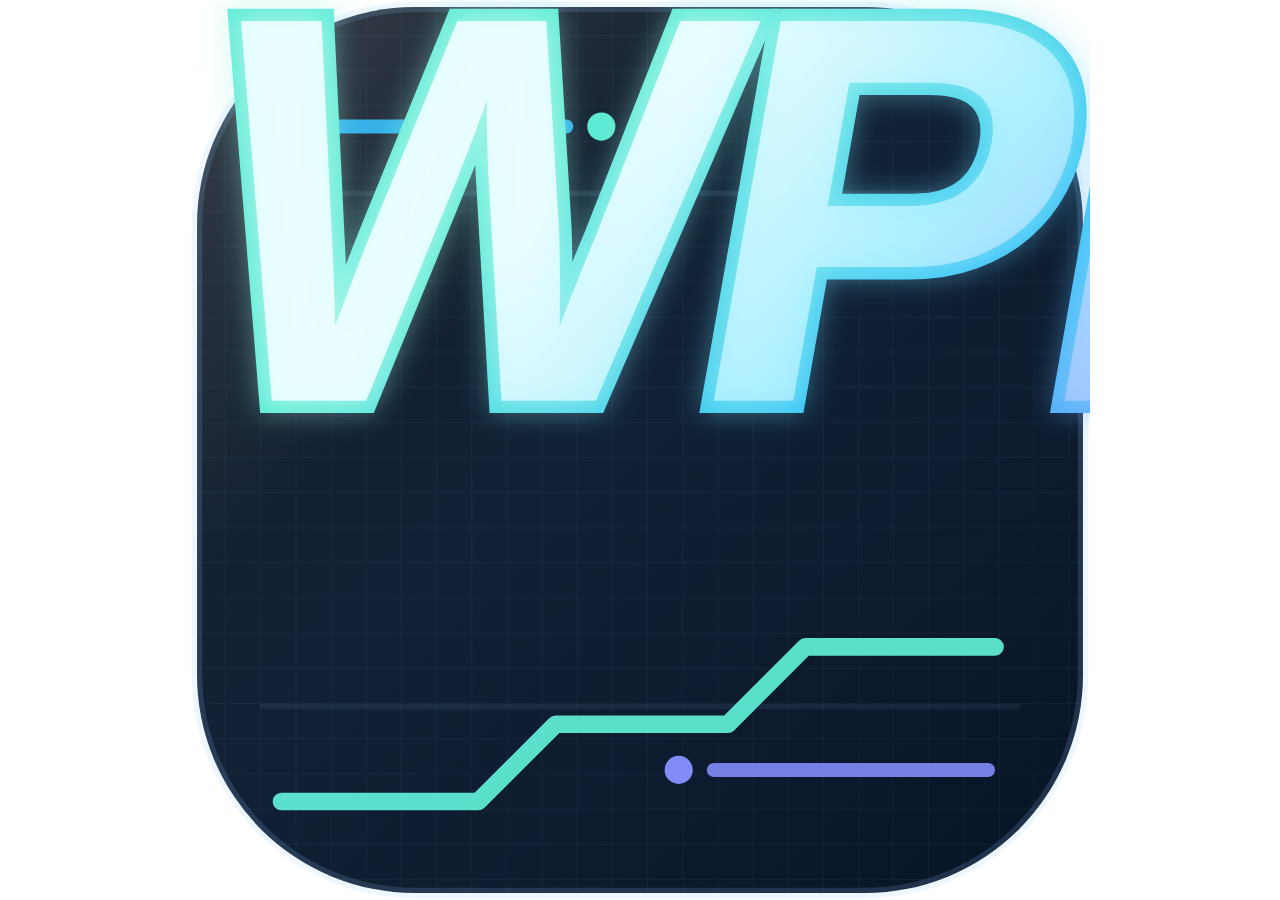
<file: design/icon_preview/render_icon.html>
<!doctype html>
<html lang="zh-CN">
<head>
  <meta charset="utf-8">
  <meta name="viewport" content="width=device-width, initial-scale=1">
  <title>Render Icon</title>
  <style>
    html, body {
      margin: 0;
      width: 100%;
      height: 100%;
      overflow: hidden;
      background: transparent;
    }
    body {
      display: grid;
      place-items: center;
    }
    img {
      display: block;
      width: 100vmin;
      height: 100vmin;
    }
  </style>
</head>
<body>
  <img src="sockswpe_modern_tech_v1.svg" alt="icon render">
</body>
</html>
</file>
<file: web/style.css>
* {
    margin: 0;
    padding: 0;
    box-sizing: border-box;
}

:root {
    --primary: #3b82f6;
    --primary-hover: #2563eb;
    --primary-glow: rgba(59, 130, 246, 0.4);
    --success: #10b981;
    --success-hover: #059669;
    --success-glow: rgba(16, 185, 129, 0.4);
    --danger: #ef4444;
    --danger-hover: #dc2626;
    --warning: #f59e0b;
    --warning-hover: #d97706;

    --bg: #0a0e1a;
    --bg-secondary: #0f1419;
    --bg-card: rgba(20, 24, 36, 0.6);
    --bg-sidebar: #0f1419;
    --bg-input: rgba(30, 35, 48, 0.8);
    --bg-hover: rgba(59, 130, 246, 0.1);

    --text: #e2e8f0;
    --text-secondary: #94a3b8;
    --text-muted: #64748b;
    --border: rgba(255, 255, 255, 0.08);
    --border-hover: rgba(59, 130, 246, 0.3);

    --radius: 16px;
    --radius-lg: 20px;
    --radius-sm: 12px;
    --radius-xs: 8px;

    --shadow: 0 4px 24px rgba(0, 0, 0, 0.4);
    --shadow-lg: 0 8px 32px rgba(0, 0, 0, 0.5);
}

/* ========== Global Scrollbar ========== */
html, body {
    overflow: hidden;
}

html.login-screen-active,
body.login-screen-active {
    overflow-y: auto !important;
}

body.login-screen-active {
    height: auto;
    min-height: 100dvh;
}

body.login-screen-active .login-screen {
    height: auto;
    min-height: 100dvh;
    align-items: flex-start;
    padding: 12px 0;
}

body.login-screen-active .login-container {
    padding-top: 12px;
    padding-bottom: 12px;
}

*::-webkit-scrollbar {
    width: 6px;
    height: 6px;
}

*::-webkit-scrollbar-track {
    background: transparent;
}

*::-webkit-scrollbar-thumb {
    background: rgba(255, 255, 255, 0.08);
    border-radius: 3px;
}

*::-webkit-scrollbar-thumb:hover {
    background: rgba(255, 255, 255, 0.15);
}

*::-webkit-scrollbar-corner {
    background: transparent;
}

body {
    font-family: 'Microsoft YaHei', 'Segoe UI', 'Inter', -apple-system, BlinkMacSystemFont, sans-serif;
    background: var(--bg);
    color: var(--text);
    height: 100vh;
    -webkit-font-smoothing: antialiased;
}

.app-wrapper {
    display: flex;
    flex-direction: column;
    height: 100vh;
}

/* ========== Login Screen (Full Screen) ========== */
.login-screen {
    width: 100vw;
    height: 100vh;
    display: flex;
    align-items: center;
    justify-content: center;
    background:
        radial-gradient(circle at 30% 40%, rgba(59, 130, 246, 0.06) 0%, transparent 42%),
        radial-gradient(circle at 70% 60%, rgba(167, 139, 250, 0.04) 0%, transparent 46%),
        linear-gradient(180deg, rgba(12, 18, 30, 1) 0%, rgba(10, 14, 26, 1) 100%);
    position: relative;
    overflow-x: hidden;
    overflow-y: auto;
    -webkit-overflow-scrolling: touch;
}

.login-screen::before {
    content: '';
    position: absolute;
    inset: 0;
    background:
        linear-gradient(135deg, rgba(255, 255, 255, 0.015) 0%, transparent 45%),
        linear-gradient(315deg, rgba(96, 165, 250, 0.02) 0%, transparent 40%);
    pointer-events: none;
}

@media (max-height: 880px) {
    .login-screen {
        align-items: flex-start;
        padding: 12px 0;
    }

    .login-container {
        padding-top: 12px;
        padding-bottom: 12px;
    }
}

.login-container {
    position: relative;
    z-index: 1;
    width: 100%;
    max-width: 1280px;
    padding: 24px;
}

.login-layout {
    display: grid;
    grid-template-columns: minmax(240px, 300px) minmax(380px, 520px) minmax(260px, 340px);
    gap: 20px;
    align-items: start;
}

.login-screen .glass,
.login-screen .card.glass {
    backdrop-filter: none;
    -webkit-backdrop-filter: none;
    background: rgba(20, 24, 36, 0.92);
    box-shadow: 0 16px 32px rgba(0, 0, 0, 0.28);
}

.login-side-card,
.login-center-card {
    min-width: 0;
}

.login-side-card .card-body,
.login-center-card .card-body {
    display: flex;
    flex-direction: column;
    gap: 16px;
}

.login-header {
    text-align: center;
    margin-bottom: 32px;
}

.logo-large {
    width: 72px;
    height: 72px;
    margin: 0 auto 16px;
    display: flex;
    align-items: center;
    justify-content: center;
    background: rgba(59, 130, 246, 0.1);
    border-radius: var(--radius);
    border: 1px solid rgba(59, 130, 246, 0.15);
}

.login-header h1 {
    font-size: 28px;
    font-weight: 700;
    background: linear-gradient(135deg, #60a5fa 0%, #a78bfa 100%);
    -webkit-background-clip: text;
    -webkit-text-fill-color: transparent;
    background-clip: text;
    margin-bottom: 8px;
}

.login-subtitle {
    font-size: 14px;
    color: var(--text-secondary);
}

.login-card {
    max-width: 100%;
}

/* Login Tabs */
.login-tabs {
    display: flex;
    gap: 8px;
    margin-bottom: 24px;
    border-bottom: 1px solid var(--border);
}

.login-tab {
    flex: 1;
    padding: 12px 16px;
    background: transparent;
    border: none;
    border-bottom: 2px solid transparent;
    color: var(--text-secondary);
    font-size: 14px;
    font-weight: 500;
    cursor: pointer;
    transition: all 0.2s;
}

.login-tab:hover {
    color: var(--text-primary);
    background: rgba(255, 255, 255, 0.05);
}

.login-tab.active {
    color: var(--primary);
    border-bottom-color: var(--primary);
}

.tab-content {
    display: none;
}

.tab-content.active {
    display: block;
}

.login-card h2 {
    font-size: 18px;
    font-weight: 600;
    margin-bottom: 4px;
}

.login-desc {
    font-size: 13px;
    color: var(--text-secondary);
    margin-bottom: 24px;
}

.textarea {
    resize: vertical;
    min-height: 80px;
    font-family: inherit;
}

.message-area {
    margin-top: 16px;
    padding: 12px;
    border-radius: var(--radius-sm);
    font-size: 13px;
    display: none;
}

.message-area.success {
    display: block;
    background: rgba(34, 197, 94, 0.1);
    border: 1px solid rgba(34, 197, 94, 0.3);
    color: #22c55e;
}

.message-area.error {
    display: block;
    background: rgba(239, 68, 68, 0.1);
    border: 1px solid rgba(239, 68, 68, 0.3);
    color: #ef4444;
}

.login-card .btn-large {
    width: 100%;
}

.login-options {
    display: flex;
    flex-wrap: wrap;
    gap: 12px 20px;
    margin: -4px 0 16px;
}

.login-option-inline {
    font-size: 13px;
}

.password-input-wrap {
    position: relative;
}

.password-input-wrap .password-input {
    padding-right: 46px;
}

.password-toggle {
    position: absolute;
    right: 10px;
    top: 50%;
    transform: translateY(-50%);
    width: 28px;
    height: 28px;
    border: none;
    background: transparent;
    color: var(--text-muted);
    display: inline-flex;
    align-items: center;
    justify-content: center;
    cursor: pointer;
    border-radius: 8px;
    transition: all 0.2s ease;
    padding: 0;
}

.password-toggle:hover {
    color: var(--text);
    background: rgba(255, 255, 255, 0.06);
}

.password-toggle:focus {
    outline: none;
    box-shadow: 0 0 0 2px rgba(59, 130, 246, 0.2);
}

.password-toggle-icon {
    pointer-events: none;
}

.password-toggle-icon-hide {
    display: none;
}

.password-toggle.is-visible .password-toggle-icon-show {
    display: none;
}

.password-toggle.is-visible .password-toggle-icon-hide {
    display: block;
}

input[type="password"]::-ms-reveal,
input[type="password"]::-ms-clear {
    display: none;
}

.remote-mode-panel {
    margin-top: 0;
    margin-bottom: 0;
    padding: 12px;
    border: 1px solid var(--border);
    border-radius: var(--radius-sm);
    background: rgba(15, 20, 30, 0.35);
}

.remote-mode-panel-side,
.remote-mode-panel-page {
    height: 100%;
}

.remote-mode-header {
    display: flex;
    align-items: center;
    justify-content: space-between;
    gap: 12px;
}

.checkbox-wrap {
    display: inline-flex;
    align-items: center;
    gap: 8px;
    color: var(--text);
    font-size: 13px;
}

.checkbox-wrap input[type="checkbox"] {
    width: 14px;
    height: 14px;
}

.remote-mode-url {
    margin-top: 8px;
    padding: 8px;
    border-radius: var(--radius-xs);
    border: 1px solid rgba(110, 231, 231, 0.3);
    background: rgba(14, 165, 233, 0.1);
    color: #bdefff;
    font-size: 12px;
    display: flex;
    align-items: center;
    justify-content: space-between;
    gap: 8px;
    word-break: break-all;
}

.remote-mode-url-text {
    flex: 1;
    min-width: 0;
    line-height: 1.5;
    overflow-wrap: anywhere;
}

.remote-mode-url-copy {
    flex-shrink: 0;
    white-space: nowrap;
}

.remote-mode-tips {
    margin-top: 8px;
    color: var(--text-secondary);
    font-size: 12px;
    line-height: 1.5;
}

.token-inline-row {
    display: flex;
    gap: 8px;
    align-items: center;
}

.token-inline-row .input {
    flex: 1;
}

/* ========== Notice Text ========== */
.notice-text {
    font-size: 13px;
    color: var(--text-secondary);
    line-height: 1.6;
    white-space: pre-wrap;
    overflow-wrap: anywhere;
    word-break: break-word;
}

.notice-body {
    font-size: 13px;
    color: var(--text-secondary);
    line-height: 1.6;
    white-space: pre-wrap;
    overflow-wrap: anywhere;
    word-break: break-word;
}

/* ========== Icon Circle Variants ========== */
.icon-circle.icon-success {
    background: rgba(16, 185, 129, 0.1);
    border-color: rgba(16, 185, 129, 0.2);
}

.icon-circle.icon-success svg {
    color: var(--success);
}

/* ========== Top Bar ========== */
.top-bar {
    height: 56px;
    background: var(--bg-secondary);
    border-bottom: 1px solid var(--border);
    display: flex;
    align-items: center;
    justify-content: space-between;
    padding: 0 20px;
    flex-shrink: 0;
    user-select: none;
}

.top-bar-left, .top-bar-center, .top-bar-right {
    display: flex;
    align-items: center;
    gap: 16px;
}

.mobile-menu-toggle {
    display: none;
    width: 36px;
    height: 36px;
    align-items: center;
    justify-content: center;
    border: 1px solid var(--border);
    border-radius: var(--radius-xs);
    background: var(--bg-card);
    color: var(--text);
    cursor: pointer;
    padding: 0;
}

.mobile-menu-toggle:hover {
    background: var(--bg-hover);
}

.mobile-menu-backdrop {
    display: none;
}

.logo-large svg,
.logo-icon svg,
.nav-item svg,
.window-btn svg,
.mobile-menu-toggle svg,
.card-icon-header svg {
    display: block;
    visibility: visible;
}

.window-controls {
    display: flex;
    align-items: center;
    height: 56px;
    margin-right: -20px;
}

.window-btn {
    width: 46px;
    height: 56px;
    display: flex;
    align-items: center;
    justify-content: center;
    background: transparent;
    border: none;
    color: var(--text-secondary);
    cursor: pointer;
    transition: all 0.2s;
    padding: 0;
}

.window-btn:hover {
    background: rgba(255, 255, 255, 0.1);
    color: var(--text);
}

.window-btn-close:hover {
    background: #ef4444;
    color: #fff;
}

.window-btn svg {
    pointer-events: none;
}

.logo {
    display: flex;
    align-items: flex-start;
    gap: 8px;
    position: relative;
}

.logo-icon {
    width: 20px;
    height: 20px;
    display: inline-block;
    flex-shrink: 0;
    position: relative;
    top: 5px;
}

.logo-icon svg {
    display: block;
    width: 100%;
    height: 100%;
    vertical-align: top;
}

.logo-text {
    font-size: 15px;
    font-weight: 600;
    color: var(--text);
    line-height: 1;
    padding-top: 0;
}

.logo-text {
    font-size: 16px;
    font-weight: 700;
    background: linear-gradient(135deg, #60a5fa 0%, #a78bfa 100%);
    -webkit-background-clip: text;
    -webkit-text-fill-color: transparent;
    background-clip: text;
}

.status-badge {
    display: flex;
    align-items: center;
    gap: 8px;
    padding: 6px 16px;
    border-radius: 20px;
    background: var(--bg-card);
    border: 1px solid var(--border);
    font-size: 13px;
    font-weight: 500;
}

.status-dot {
    width: 8px;
    height: 8px;
    border-radius: 50%;
    background: var(--text-muted);
    transition: all 0.3s;
}

.status-badge.logged-in .status-dot {
    background: var(--success);
    box-shadow: 0 0 8px var(--success);
}

.status-badge.running .status-dot {
    background: var(--success);
    box-shadow: 0 0 12px var(--success);
    animation: pulse 2s infinite;
}

@keyframes pulse {
    0%, 100% { opacity: 1; transform: scale(1); }
    50% { opacity: 0.6; transform: scale(0.9); }
}

.top-bar-info {
    display: flex;
    align-items: center;
    gap: 12px;
    font-size: 13px;
    color: var(--text-secondary);
}

.separator {
    color: var(--text-muted);
}

/* ========== App Body ========== */
.app-body {
    display: flex;
    flex: 1;
    overflow: hidden;
}

/* ========== Sidebar ========== */
.sidebar {
    width: 200px;
    background: var(--bg-sidebar);
    border-right: 1px solid var(--border);
    display: flex;
    flex-direction: column;
    flex-shrink: 0;
}

.sidebar-nav {
    padding: 12px 8px;
    display: flex;
    flex-direction: column;
    gap: 4px;
    flex: 1;
}

.nav-item {
    display: flex;
    align-items: center;
    gap: 12px;
    padding: 10px 14px;
    border-radius: var(--radius-sm);
    color: var(--text-secondary);
    text-decoration: none;
    font-size: 13px;
    font-weight: 500;
    transition: all 0.3s cubic-bezier(0.4, 0, 0.2, 1);
    position: relative;
}

.nav-item svg {
    flex-shrink: 0;
    opacity: 0.7;
    transition: all 0.3s;
}

.nav-item:hover {
    background: var(--bg-hover);
    color: var(--text);
    transform: translateX(2px);
}

.nav-item:hover svg {
    opacity: 1;
}

.nav-item.active {
    background: linear-gradient(135deg, rgba(59, 130, 246, 0.15), rgba(167, 139, 250, 0.15));
    color: var(--primary);
    box-shadow: 0 0 20px rgba(59, 130, 246, 0.2);
}

.nav-item.active svg {
    opacity: 1;
}

.sidebar-footer {
    padding: 16px 12px;
    border-top: 1px solid var(--border);
    background: rgba(0, 0, 0, 0.3);
}

.sidebar-user-info {
    display: flex;
    flex-direction: column;
    gap: 8px;
}

.sidebar-user-row {
    display: flex;
    justify-content: space-between;
    align-items: center;
    padding: 4px 0;
    font-size: 12px;
}

.sidebar-info-label {
    color: var(--text-muted);
    font-size: 12px;
    font-weight: 500;
    min-width: 40px;
}

.sidebar-info-value {
    color: var(--text);
    font-size: 11px;
    font-weight: 600;
    text-align: right;
    flex: 1;
    overflow: hidden;
    text-overflow: ellipsis;
    white-space: nowrap;
    max-width: 140px;
}

/* ========== Main Content ========== */
.main-content {
    flex: 1;
    min-height: 0;
    overflow-y: auto;
    padding: 24px;
    background: var(--bg);
    display: flex;
    flex-direction: column;
}

.page {
    display: none;
    contain: layout paint style;
}

.page.active {
    display: block;
}

#page-proxydata.page.active {
    display: flex;
    flex-direction: column;
    min-height: 0;
    flex: 1 1 auto;
    overflow: hidden;
}

#page-proxydata.page.active .page-title {
    flex-shrink: 0;
}

.page.active > * {
    content-visibility: auto;
    contain-intrinsic-size: 1px 520px;
}

.page-title {
    margin-bottom: 24px;
}

.page-title h1 {
    font-size: 28px;
    font-weight: 700;
    margin-bottom: 4px;
    background: linear-gradient(135deg, var(--text) 0%, var(--text-secondary) 100%);
    -webkit-background-clip: text;
    -webkit-text-fill-color: transparent;
    background-clip: text;
}

.page-subtitle {
    font-size: 14px;
    color: var(--text-secondary);
}

/* ========== Card ========== */
.card {
    background: var(--bg-card);
    border-radius: var(--radius);
    border: 1px solid var(--border);
    margin-bottom: 20px;
    overflow: hidden;
    transition: all 0.3s;
    contain: layout paint style;
    content-visibility: auto;
    contain-intrinsic-size: 1px 260px;
}

.card.glass {
    box-shadow: var(--shadow);
    background: rgba(20, 24, 36, 0.9);
}

.card:hover {
    border-color: rgba(255, 255, 255, 0.12);
}

.card-body {
    padding: 24px;
}

.card-icon-header {
    display: flex;
    align-items: flex-start;
    gap: 16px;
    margin-bottom: 24px;
}

.icon-circle {
    width: 48px;
    height: 48px;
    border-radius: var(--radius-sm);
    background: rgba(59, 130, 246, 0.1);
    display: flex;
    align-items: center;
    justify-content: center;
    flex-shrink: 0;
    border: 1px solid rgba(59, 130, 246, 0.2);
}

.icon-circle svg {
    color: var(--primary);
}

.card-icon-header h2 {
    font-size: 18px;
    font-weight: 600;
    margin-bottom: 4px;
}

.card-icon-header p {
    font-size: 13px;
    color: var(--text-secondary);
}

.section-title {
    font-size: 15px;
    font-weight: 600;
    margin-bottom: 16px;
    color: var(--text);
}

/* ========== Form ========== */
.form-group {
    margin-bottom: 16px;
}

.form-group label {
    display: block;
    font-size: 13px;
    font-weight: 500;
    margin-bottom: 8px;
    color: var(--text-secondary);
}

.input {
    width: 100%;
    padding: 12px 16px;
    background: var(--bg-input);
    border: 1px solid var(--border);
    border-radius: var(--radius-sm);
    color: var(--text);
    font-size: 14px;
    transition: all 0.3s;
}

.input:focus {
    outline: none;
    border-color: var(--primary);
    box-shadow: 0 0 0 3px rgba(59, 130, 246, 0.1);
    background: rgba(30, 35, 48, 1);
}

.input::placeholder {
    color: var(--text-muted);
}

/* ========== Custom Checkbox ========== */
input[type="checkbox"] {
    -webkit-appearance: none;
    appearance: none;
    width: 16px;
    height: 16px;
    min-width: 16px;
    border: 1.5px solid rgba(148, 163, 184, 0.35);
    border-radius: 3px;
    background: rgba(15, 23, 42, 0.6);
    cursor: pointer;
    position: relative;
    vertical-align: middle;
    transition: all 0.15s ease;
    margin: 0;
}

input[type="checkbox"]:hover {
    border-color: rgba(59, 130, 246, 0.5);
    background: rgba(59, 130, 246, 0.08);
}

input[type="checkbox"]:checked {
    background: var(--primary);
    border-color: var(--primary);
}

input[type="checkbox"]:checked::after {
    content: '';
    position: absolute;
    left: 4px;
    top: 1px;
    width: 5px;
    height: 9px;
    border: solid #fff;
    border-width: 0 2px 2px 0;
    transform: rotate(45deg);
}

input[type="checkbox"]:focus {
    outline: none;
    box-shadow: 0 0 0 2px rgba(59, 130, 246, 0.2);
}

.form-actions {
    display: flex;
    gap: 12px;
    margin-top: 20px;
}

.form-row {
    display: flex;
    gap: 16px;
    margin-bottom: 16px;
}

.form-row .form-group {
    flex: 1;
    margin-bottom: 0;
}

/* ========== Buttons ========== */
.btn {
    display: inline-flex;
    align-items: center;
    justify-content: center;
    gap: 8px;
    padding: 10px 20px;
    border: none;
    border-radius: var(--radius-sm);
    font-size: 14px;
    font-weight: 600;
    cursor: pointer;
    transition: all 0.3s cubic-bezier(0.4, 0, 0.2, 1);
    color: white;
    position: relative;
    overflow: hidden;
}

.btn:disabled {
    opacity: 0.4;
    cursor: not-allowed;
    transform: none !important;
}

.btn:not(:disabled):hover {
    transform: translateY(-2px);
}

.btn:not(:disabled):active {
    transform: translateY(0);
}

.btn-primary {
    background: var(--primary);
}

.btn-primary:hover:not(:disabled) {
    background: var(--primary-hover);
}

.btn-glow {
    box-shadow: 0 4px 16px var(--primary-glow);
}

.btn-glow:hover:not(:disabled) {
    box-shadow: 0 6px 24px var(--primary-glow);
}

.btn-success {
    background: var(--success);
}

.btn-success:hover:not(:disabled) {
    background: var(--success-hover);
}

.btn-danger {
    background: var(--danger);
}

.btn-danger:hover:not(:disabled) {
    background: var(--danger-hover);
}

.btn-warning {
    background: var(--warning);
    color: #000;
}

.btn-warning:hover:not(:disabled) {
    background: var(--warning-hover);
}

.btn-ghost {
    background: transparent;
    color: var(--text-secondary);
    border: 1px solid var(--border);
}

.btn-ghost:hover:not(:disabled) {
    background: var(--bg-hover);
    color: var(--text);
    border-color: var(--border-hover);
}

/* ========== Toolbar ========== */
.toolbar {
    display: flex;
    gap: 12px;
    margin-bottom: 20px;
    flex-wrap: wrap;
    align-items: center;
}

/* ========== Lists ========== */
.instance-list, .pool-list, .online-list, .filter-list, .log-list {
    display: flex;
    flex-direction: column;
    gap: 12px;
    contain: layout paint;
}

.list-item {
    display: flex;
    align-items: center;
    justify-content: space-between;
    padding: 16px 20px;
    background: var(--bg-input);
    border: 1px solid var(--border);
    border-radius: var(--radius-sm);
    transition: all 0.3s;
    contain: layout paint style;
}

.list-item:hover {
    border-color: var(--border-hover);
    background: rgba(59, 130, 246, 0.05);
}

.list-item-info {
    flex: 1;
}

.list-item-title {
    font-weight: 600;
    margin-bottom: 4px;
    font-size: 14px;
}

.list-item-subtitle {
    font-size: 12px;
    color: var(--text-secondary);
}

.list-item-actions {
    display: flex;
    gap: 8px;
}

.empty-state {
    text-align: center;
    padding: 48px;
    color: var(--text-secondary);
    font-size: 14px;
}

/* ========== Quick Actions ========== */
.quick-actions {
    display: flex;
    flex-wrap: wrap;
    gap: 12px;
}

.login-card {
    max-width: 520px;
}

/* ========== Notice Area ========== */
.notice-area {
    margin-top: 20px;
    padding: 16px;
    background: var(--bg-input);
    border-radius: var(--radius-sm);
    border: 1px solid var(--border);
}

.notice-area h3 {
    font-size: 14px;
    font-weight: 600;
    margin-bottom: 12px;
    color: var(--text);
}

.notice-area #noticeContent {
    font-size: 13px;
    color: var(--text-secondary);
    line-height: 1.6;
    white-space: pre-wrap;
    overflow-wrap: anywhere;
    word-break: break-word;
}

/* ========== Toast ========== */
.toast-container {
    position: fixed;
    top: 72px;
    right: 20px;
    z-index: 9999;
    display: flex;
    flex-direction: column;
    gap: 12px;
    max-width: 400px;
}

.toast {
    background: var(--bg-card);
    border: 1px solid var(--border);
    border-radius: var(--radius);
    padding: 16px 20px;
    box-shadow: var(--shadow-lg);
    display: flex;
    align-items: flex-start;
    gap: 12px;
    animation: slideIn 0.4s cubic-bezier(0.4, 0, 0.2, 1);
    background: rgba(20, 24, 36, 0.96);
}

.toast.success { border-left: 3px solid var(--success); }
.toast.error { border-left: 3px solid var(--danger); }
.toast.warning { border-left: 3px solid var(--warning); }
.toast.info { border-left: 3px solid var(--primary); }

.toast-icon {
    flex-shrink: 0;
    width: 20px;
    height: 20px;
}

.toast-content {
    flex: 1;
}

.toast-title {
    font-weight: 600;
    margin-bottom: 4px;
    font-size: 14px;
}

.toast-message {
    font-size: 13px;
    color: var(--text-secondary);
    line-height: 1.5;
}

.toast-close {
    background: none;
    border: none;
    color: var(--text-secondary);
    cursor: pointer;
    padding: 0;
    width: 20px;
    height: 20px;
    display: flex;
    align-items: center;
    justify-content: center;
    flex-shrink: 0;
    transition: all 0.3s;
}

.toast-close:hover {
    color: var(--text);
    transform: scale(1.1);
}

@keyframes slideIn {
    from {
        transform: translateX(400px);
        opacity: 0;
    }
    to {
        transform: translateX(0);
        opacity: 1;
    }
}

/* Confirm Dialog */
.confirm-dialog-overlay {
    position: fixed;
    top: 0;
    left: 0;
    right: 0;
    bottom: 0;
    background: rgba(0, 0, 0, 0.75);
    display: flex;
    align-items: center;
    justify-content: center;
    z-index: 10000;
}

.confirm-dialog {
    background: linear-gradient(135deg, rgba(30, 41, 59, 0.95), rgba(15, 23, 42, 0.95));
    border: 1px solid rgba(148, 163, 184, 0.2);
    border-radius: 16px;
    padding: 40px;
    max-width: 440px;
    width: 90%;
    box-shadow: 0 25px 50px -12px rgba(0, 0, 0, 0.5), 0 0 0 1px rgba(255, 255, 255, 0.05);
    animation: scaleIn 0.3s cubic-bezier(0.34, 1.56, 0.64, 1);
    text-align: center;
}

.confirm-icon {
    width: 72px;
    height: 72px;
    margin: 0 auto 24px;
    display: flex;
    align-items: center;
    justify-content: center;
    background: linear-gradient(135deg, rgba(239, 68, 68, 0.15), rgba(220, 38, 38, 0.15));
    border: 2px solid rgba(239, 68, 68, 0.3);
    border-radius: 50%;
    color: #ef4444;
    position: relative;
}

.confirm-icon::before {
    content: '';
    position: absolute;
    inset: -4px;
    border-radius: 50%;
    background: linear-gradient(135deg, rgba(239, 68, 68, 0.2), transparent);
    opacity: 0.5;
    animation: pulse 2s ease-in-out infinite;
}

.confirm-icon svg {
    position: relative;
    z-index: 1;
    filter: drop-shadow(0 2px 4px rgba(239, 68, 68, 0.3));
}

.confirm-dialog h3 {
    font-size: 22px;
    font-weight: 700;
    color: var(--text);
    margin: 0 0 12px 0;
    letter-spacing: -0.02em;
}

.confirm-dialog p {
    font-size: 15px;
    color: var(--text-secondary);
    margin: 0 0 32px 0;
    line-height: 1.6;
}

.confirm-actions {
    display: flex;
    gap: 12px;
    justify-content: center;
}

.confirm-actions .btn {
    min-width: 120px;
    padding: 12px 24px;
    font-size: 14px;
    font-weight: 600;
    border-radius: 10px;
    transition: all 0.2s cubic-bezier(0.4, 0, 0.2, 1);
}

.confirm-actions .btn-secondary {
    background: rgba(148, 163, 184, 0.1);
    border: 1px solid rgba(148, 163, 184, 0.3);
    color: var(--text);
}

.confirm-actions .btn-secondary:hover {
    background: rgba(148, 163, 184, 0.2);
    border-color: rgba(148, 163, 184, 0.5);
    transform: translateY(-1px);
    box-shadow: 0 4px 12px rgba(0, 0, 0, 0.2);
}

.confirm-actions .btn-danger {
    background: linear-gradient(135deg, #ef4444, #dc2626);
    border: 1px solid rgba(239, 68, 68, 0.5);
    color: #fff;
    box-shadow: 0 4px 12px rgba(239, 68, 68, 0.3);
}

.confirm-actions .btn-danger:hover {
    background: linear-gradient(135deg, #dc2626, #b91c1c);
    transform: translateY(-1px);
    box-shadow: 0 6px 20px rgba(239, 68, 68, 0.4);
}

@keyframes pulse {
    0%, 100% {
        opacity: 0.5;
        transform: scale(1);
    }
    50% {
        opacity: 0.8;
        transform: scale(1.05);
    }
}

@keyframes scaleIn {
    from {
        opacity: 0;
        transform: scale(0.9);
    }
    to {
        opacity: 1;
        transform: scale(1);
    }
}


/* ========== Modal ========== */
.modal-overlay {
    position: fixed;
    top: 0;
    left: 0;
    right: 0;
    bottom: 0;
    background: rgba(0, 0, 0, 0.75);
    display: flex;
    align-items: center;
    justify-content: center;
    z-index: 10000;
    animation: fadeInModal 0.3s ease;
}

.modal-card {
    background: var(--bg-card);
    border: 1px solid var(--border);
    border-radius: var(--radius-lg);
    width: 90%;
    max-width: 600px;
    max-height: 80vh;
    overflow-y: auto;
    box-shadow: var(--shadow-lg);
    animation: scaleIn 0.3s cubic-bezier(0.4, 0, 0.2, 1);
    background: rgba(20, 24, 36, 0.96);
}

.toast,
.confirm-dialog,
.modal-overlay,
.modal-card {
    will-change: transform, opacity;
}

body.page-hidden * {
    animation-play-state: paused !important;
    animation: none !important;
    transition: none !important;
    will-change: auto !important;
}

.modal-header {
    padding: 24px 24px 16px;
    display: flex;
    align-items: center;
    justify-content: space-between;
    border-bottom: 1px solid var(--border);
}

.modal-header h3 {
    font-size: 18px;
    font-weight: 600;
    margin: 0;
}

.modal-close {
    background: none;
    border: none;
    color: var(--text-secondary);
    font-size: 24px;
    cursor: pointer;
    padding: 0;
    width: 32px;
    height: 32px;
    display: flex;
    align-items: center;
    justify-content: center;
    border-radius: var(--radius-xs);
    transition: all 0.3s;
}

.modal-close:hover {
    background: var(--bg-hover);
    color: var(--text);
}

.modal-body {
    padding: 24px;
}

.modal-footer {
    padding: 16px 24px;
    border-top: 1px solid var(--border);
    display: flex;
    gap: 12px;
    justify-content: flex-end;
}

@keyframes fadeInModal {
    from { opacity: 0; }
    to { opacity: 1; }
}

@keyframes scaleIn {
    from {
        transform: scale(0.95);
        opacity: 0;
    }
    to {
        transform: scale(1);
        opacity: 1;
    }
}

/* ========== Config Panel ========== */
.config-panel {
    max-height: 70vh;
    overflow-y: auto;
}

.config-section {
    margin-bottom: 24px;
    padding-bottom: 24px;
    border-bottom: 1px solid var(--border);
}

.config-section:last-child {
    border-bottom: none;
}

.config-tabs {
    display: flex;
    gap: 8px;
    margin-bottom: 24px;
    border-bottom: 1px solid var(--border);
    overflow-x: auto;
}

.tab-btn {
    padding: 12px 20px;
    background: transparent;
    border: none;
    color: var(--text-secondary);
    font-size: 14px;
    font-weight: 500;
    cursor: pointer;
    border-bottom: 2px solid transparent;
    transition: all 0.3s;
    white-space: nowrap;
}

.tab-btn:hover {
    color: var(--text);
    background: var(--bg-hover);
}

.tab-btn.active {
    color: var(--primary);
    border-bottom-color: var(--primary);
}

.tab-content {
    display: none;
}

.tab-content.active {
    display: block;
}

/* ========== Rule List ========== */
.rule-list {
    margin-top: 16px;
}

.rule-item {
    display: flex;
    align-items: center;
    justify-content: space-between;
    padding: 12px 16px;
    background: var(--bg-input);
    border: 1px solid var(--border);
    border-radius: var(--radius-sm);
    margin-bottom: 8px;
    transition: all 0.3s;
}

.rule-item:hover {
    border-color: var(--border-hover);
    background: rgba(59, 130, 246, 0.05);
}

.rule-info {
    flex: 1;
    font-size: 13px;
    color: var(--text-secondary);
}

.rule-actions {
    display: flex;
    gap: 8px;
}

.disconnect-rule-list {
    display: flex;
    flex-direction: column;
    gap: 10px;
}

.disconnect-rule-card {
    align-items: flex-start;
    gap: 12px;
}

.disconnect-rule-card.is-disabled {
    opacity: 0.78;
}

.disconnect-rule-head {
    display: flex;
    align-items: center;
    justify-content: space-between;
    gap: 12px;
    margin-bottom: 8px;
}

.disconnect-rule-title {
    font-size: 15px;
    font-weight: 600;
    color: var(--text);
}

.disconnect-rule-meta {
    display: flex;
    flex-wrap: wrap;
    gap: 12px;
    margin-bottom: 8px;
    color: var(--text-secondary);
}

.disconnect-rule-pattern {
    color: var(--text-secondary);
    word-break: break-all;
    line-height: 1.5;
}

.disconnect-rule-actions {
    flex-wrap: wrap;
    justify-content: flex-end;
}

.disconnect-toolbar {
    margin-top: 16px;
}

.disconnect-hex-textarea {
    min-height: 120px;
    font-family: Consolas, "SFMono-Regular", Menlo, Monaco, monospace;
}

.disconnect-hex-grid-container {
    padding: 12px;
}

.disconnect-grid-toolbar {
    margin-bottom: 8px;
}

.disconnect-grid-toolbar #disconnectGridRange {
    min-width: 96px;
    color: var(--text-muted);
    font-size: 12px;
}

/* ========== Stats Grid ========== */
.stats-grid {
    display: grid;
    grid-template-columns: repeat(auto-fit, minmax(200px, 1fr));
    gap: 16px;
    margin-bottom: 24px;
    contain: layout paint;
}

.stat-card {
    background: var(--bg-input);
    border: 1px solid var(--border);
    border-radius: var(--radius-sm);
    padding: 20px;
    text-align: center;
    transition: all 0.3s;
}

.stat-card:hover {
    border-color: var(--border-hover);
    transform: translateY(-2px);
}

.stat-value {
    font-size: 32px;
    font-weight: 700;
    color: var(--primary);
    margin-bottom: 8px;
}

.stat-label {
    font-size: 13px;
    color: var(--text-secondary);
}

/* ========== Data Table ========== */
.data-table {
    width: 100%;
    border-collapse: collapse;
    font-size: 13px;
}

.data-table thead {
    background: var(--bg-input);
    border-bottom: 2px solid var(--border);
}

.data-table th {
    padding: 12px 16px;
    text-align: left;
    font-weight: 600;
    color: var(--text);
}

.data-table td {
    padding: 12px 16px;
    border-bottom: 1px solid var(--border);
    color: var(--text-secondary);
}

.data-table tbody tr {
    transition: all 0.3s;
}

.data-table tbody tr:hover {
    background: var(--bg-hover);
}

.data-table tbody tr.selected {
    background: rgba(59, 130, 246, 0.15);
}

.data-table td input[type="checkbox"] {
    cursor: pointer;
    width: 14px;
    height: 14px;
    min-width: 14px;
}

.data-table td input[type="checkbox"]:checked::after {
    left: 3px;
    top: 0px;
    width: 4px;
    height: 8px;
}

/* ========== Hex Grid ========== */
.hex-grid-container {
    background: var(--bg-input);
    border: 1px solid var(--border);
    border-radius: var(--radius-sm);
    padding: 16px;
    overflow-x: auto;
    font-family: 'Consolas', 'Monaco', monospace;
}

.hex-row {
    display: flex;
    align-items: center;
    gap: 4px;
    margin-bottom: 4px;
}

.hex-row-label {
    min-width: 60px;
    font-size: 11px;
    color: var(--text-muted);
    text-align: right;
    padding-right: 8px;
}

.hex-cell {
    width: 32px;
    height: 28px;
    padding: 4px;
    background: var(--bg);
    border: 1px solid var(--border);
    border-radius: 4px;
    color: var(--text);
    font-size: 12px;
    font-family: 'Consolas', 'Monaco', monospace;
    text-align: center;
    text-transform: uppercase;
    transition: all 0.3s;
}

.hex-cell:focus {
    outline: none;
    border-color: var(--primary);
    box-shadow: 0 0 0 2px rgba(59, 130, 246, 0.1);
}

.hex-cell.filled {
    background: rgba(16, 185, 129, 0.25);
    border-color: rgba(16, 185, 129, 0.4);
    color: #6ee7b7;
}

.hex-cell.wildcard {
    background: rgba(180, 130, 60, 0.3);
    border-color: rgba(180, 130, 60, 0.5);
    color: #e5c07b;
}

.hex-cell.random {
    background: rgba(147, 51, 234, 0.28);
    border-color: rgba(192, 132, 252, 0.55);
    color: #e9d5ff;
}

.hex-cell.hex-cell-active {
    border-color: #f5d76e;
    box-shadow: 0 0 0 2px rgba(245, 215, 110, 0.28);
}

.hex-cell::placeholder {
    color: var(--text-muted);
}

/* ========== Compact Hex Grid (single-row like ImGui) ========== */
.hex-grid-compact {
    display: flex;
    flex-direction: column;
    gap: 2px;
}

.hex-grid-compact .hex-row {
    display: flex;
    align-items: center;
    gap: 2px;
    margin-bottom: 0;
}

.hex-pos-label {
    width: 32px;
    text-align: center;
    font-size: 9px;
    color: var(--text-muted);
    font-family: 'Consolas', 'Monaco', monospace;
    user-select: none;
    flex-shrink: 0;
}

.hex-grid-compact .hex-cell {
    width: 32px;
    min-width: 32px;
    height: 24px;
    padding: 2px;
    font-size: 11px;
    flex-shrink: 0;
}

/* ========== Small Button ========== */
.btn-sm {
    padding: 4px 10px;
    font-size: 12px;
    font-weight: 500;
    border-radius: var(--radius-xs);
}

/* ========== Log Container ========== */
.log-container {
    background: var(--bg-input);
    border: 1px solid var(--border);
    border-radius: var(--radius-sm);
    padding: 16px;
    max-height: 600px;
    overflow-y: auto;
    font-family: 'Consolas', 'Monaco', monospace;
    font-size: 12px;
}

.log-entry {
    padding: 6px 0;
    border-bottom: 1px solid rgba(255, 255, 255, 0.03);
    line-height: 1.6;
}

.log-entry:last-child {
    border-bottom: none;
}

.log-timestamp {
    color: var(--text-muted);
    margin-right: 8px;
}

.log-level {
    font-weight: 600;
    margin-right: 8px;
}

.log-category {
    color: var(--text-secondary);
    margin-right: 8px;
}

.log-message {
    color: var(--text);
}

.log-error .log-level {
    color: var(--danger);
}

.log-warning .log-level {
    color: var(--warning);
}

.log-info .log-level {
    color: var(--primary);
}

.log-debug .log-level {
    color: var(--text-secondary);
}

.log-trace .log-level {
    color: var(--text-muted);
}

/* 日志表格样式 */
.log-table-container {
    border: 1px solid var(--border);
    border-radius: var(--radius);
    overflow: hidden;
}

.log-table {
    width: 100%;
    border-collapse: collapse;
    font-size: 13px;
}

.log-table thead {
    background: var(--bg-tertiary);
    position: sticky;
    top: 0;
    z-index: 10;
}

.log-table th {
    padding: 12px;
    text-align: left;
    font-weight: 600;
    color: var(--text-secondary);
    border-bottom: 1px solid var(--border);
    white-space: nowrap;
}

.log-table td {
    padding: 10px 12px;
    border-bottom: 1px solid rgba(255, 255, 255, 0.03);
    vertical-align: top;
}

.log-table tbody tr:hover {
    background: rgba(255, 255, 255, 0.02);
}

.log-table tbody tr:last-child td {
    border-bottom: none;
}

.log-table-body {
    background: var(--bg-secondary);
}

/* 日志级别标签 */
.log-level-badge {
    display: inline-block;
    padding: 2px 8px;
    border-radius: 4px;
    font-size: 11px;
    font-weight: 600;
    text-transform: uppercase;
}

.log-level-error {
    background: rgba(239, 68, 68, 0.15);
    color: var(--danger);
}

.log-level-warning {
    background: rgba(255, 224, 102, 0.15);
    color: var(--warning);
}

.log-level-info {
    background: rgba(99, 214, 255, 0.15);
    color: var(--primary);
}

/* 日志分类标签 */
.log-category-badge {
    display: inline-block;
    padding: 2px 8px;
    border-radius: 4px;
    font-size: 11px;
    background: rgba(255, 255, 255, 0.05);
    color: var(--text-secondary);
}

/* 日志统计卡片 */
.stats-grid {
    display: grid;
    grid-template-columns: repeat(auto-fit, minmax(200px, 1fr));
    gap: 16px;
}

.stat-card {
    padding: 20px;
    border-radius: var(--radius);
    background: var(--bg-secondary);
    border: 1px solid var(--border);
}

.stat-label {
    font-size: 13px;
    color: var(--text-secondary);
    margin-bottom: 8px;
}

.stat-value {
    font-size: 28px;
    font-weight: 700;
    color: var(--text);
}


/* ========== Account List ========== */
.account-list {
    display: flex;
    flex-direction: column;
    gap: 8px;
}

/* ========== Pool Item (Selectable) ========== */
.pool-item {
    padding: 10px 14px;
    border-radius: var(--radius-sm);
    cursor: pointer;
    transition: all 0.2s;
    border: 1px solid transparent;
}

.pool-item:hover {
    background: var(--bg-hover);
}

.pool-item.selected {
    background: linear-gradient(135deg, rgba(59, 130, 246, 0.15), rgba(167, 139, 250, 0.15));
    border-color: rgba(59, 130, 246, 0.3);
}

/* ========== Textarea ========== */
textarea.input {
    resize: vertical;
    min-height: 80px;
    font-family: 'Consolas', 'Monaco', monospace;
    line-height: 1.5;
}

/* ========== Select ========== */
select.input {
    cursor: pointer;
    appearance: none;
    -webkit-appearance: none;
    background-image: url("data:image/svg+xml,%3Csvg xmlns='http://www.w3.org/2000/svg' width='10' height='6' viewBox='0 0 10 6'%3E%3Cpath fill='%2394a3b8' d='M0 0l5 6 5-6z'/%3E%3C/svg%3E");
    background-repeat: no-repeat;
    background-position: right 12px center;
    padding-right: 36px;
    color-scheme: dark;
}

select.input:hover {
    border-color: rgba(148, 163, 184, 0.3);
}

select.input:focus {
    outline: none;
    border-color: var(--primary);
    box-shadow: 0 0 0 3px rgba(59, 130, 246, 0.1);
}

select.input option {
    background: #1e293b;
    color: var(--text);
    padding: 8px 12px;
}

select.input option:hover,
select.input option:checked {
    background: rgba(59, 130, 246, 0.3);
    color: #fff;
}

/* ========== Button Sizes ========== */
.btn-large {
    padding: 14px 28px;
    font-size: 15px;
}

/* ========== Instance Config Page Layout ========== */
.page-header {
    margin-bottom: 20px;
}

.config-layout {
    display: flex;
    gap: 20px;
    height: calc(100vh - 200px);
    contain: layout paint;
}

.config-menu {
    width: 200px;
    flex-shrink: 0;
    padding: 20px;
    max-height: 100%;
    overflow-y: auto;
}

.config-menu h3 {
    font-size: 15px;
    font-weight: 600;
    margin-bottom: 16px;
    color: var(--text);
}

.menu-items {
    display: flex;
    flex-direction: column;
    gap: 4px;
}

.menu-item {
    padding: 10px 14px;
    border-radius: var(--radius-sm);
    color: var(--text-secondary);
    font-size: 13px;
    font-weight: 500;
    cursor: pointer;
    transition: all 0.3s cubic-bezier(0.4, 0, 0.2, 1);
    border: 1px solid transparent;
}

.menu-item:hover {
    background: var(--bg-hover);
    color: var(--text);
    transform: translateX(2px);
}

.menu-item.active {
    background: linear-gradient(135deg, rgba(59, 130, 246, 0.15), rgba(167, 139, 250, 0.15));
    color: var(--primary);
    border-color: rgba(59, 130, 246, 0.3);
    box-shadow: 0 0 20px rgba(59, 130, 246, 0.2);
}

.config-content {
    flex: 1;
    padding: 24px;
    overflow-y: auto;
    max-height: 100%;
}

.config-content h3 {
    font-size: 18px;
    font-weight: 600;
    margin-bottom: 16px;
    color: var(--text);
}

.config-content .section-title {
    font-size: 15px;
    font-weight: 600;
    margin-top: 24px;
    margin-bottom: 12px;
    color: var(--text);
    padding-bottom: 8px;
    border-bottom: 1px solid var(--border);
}

.info-row {
    display: flex;
    align-items: center;
    padding: 8px 0;
    font-size: 14px;
}

.info-label {
    color: var(--text-secondary);
    min-width: 120px;
}

.info-value {
    color: var(--text);
    font-weight: 500;
}

@media (max-width: 768px) {
    .login-options {
        flex-direction: column;
        align-items: flex-start;
        gap: 10px;
        margin-bottom: 14px;
    }

    .password-toggle {
        right: 8px;
        width: 30px;
        height: 30px;
    }

    .remote-mode-header {
        flex-direction: column;
        align-items: stretch;
    }

    .remote-mode-header .checkbox-wrap {
        width: 100%;
    }

    .remote-mode-header .btn {
        width: 100%;
    }

    .remote-mode-url {
        flex-direction: column;
        align-items: stretch;
    }

    .remote-mode-url-copy {
        width: 100%;
    }

    .info-row.url-row {
        flex-direction: column;
        align-items: stretch;
        gap: 6px;
    }

    .info-row.url-row .info-label {
        min-width: auto;
    }

    .info-row.url-row .info-value {
        width: 100%;
        overflow-wrap: anywhere;
        word-break: break-all;
    }

    .info-row.url-row .btn {
        margin-left: 0 !important;
        width: 100%;
    }
}

.info-hint {
    font-size: 13px;
    color: var(--text-muted);
    margin-top: 12px;
    padding: 12px;
    background: var(--bg-input);
    border-radius: var(--radius-sm);
    border-left: 3px solid var(--primary);
}

.mode-description {
    background: var(--bg-input);
    border: 1px solid var(--border);
    border-radius: var(--radius-sm);
    padding: 16px;
    margin-top: 16px;
}

.mode-description h4 {
    font-size: 14px;
    font-weight: 600;
    color: var(--primary);
    margin-bottom: 12px;
}

.mode-description ul {
    list-style: none;
    padding: 0;
    margin: 0;
}

.mode-description li {
    font-size: 13px;
    color: var(--text-secondary);
    padding: 4px 0;
    padding-left: 16px;
    position: relative;
}

.mode-description li::before {
    content: '•';
    position: absolute;
    left: 0;
    color: var(--primary);
}

.port-list {
    margin-top: 16px;
}

.port-item {
    display: flex;
    align-items: center;
    justify-content: space-between;
    padding: 10px 16px;
    background: var(--bg-input);
    border: 1px solid var(--border);
    border-radius: var(--radius-sm);
    margin-bottom: 8px;
    transition: all 0.3s;
}

.port-item:hover {
    border-color: var(--border-hover);
    background: rgba(59, 130, 246, 0.05);
}

.port-number {
    font-size: 14px;
    font-weight: 600;
    color: var(--text);
}

.checkbox-group {
    display: flex;
    align-items: center;
    gap: 8px;
    margin: 12px 0;
}

.checkbox-group label {
    font-size: 14px;
    color: var(--text);
    cursor: pointer;
    user-select: none;
}

.account-inline-row {
    margin-bottom: 8px;
    display: flex;
    align-items: flex-start;
    gap: 8px;
}

.account-inline-label {
    min-width: 80px;
    font-size: 13px;
    color: var(--text-secondary);
    padding-top: 7px;
}

.account-inline-control {
    display: flex;
    align-items: center;
    gap: 8px;
    flex: 1;
    min-width: 0;
    flex-wrap: wrap;
}

.account-inline-input {
    width: 180px;
    height: 30px;
    font-size: 13px;
}

.account-inline-input-sm {
    width: 100px;
}

.account-inline-check {
    display: inline-flex;
    align-items: center;
    gap: 6px;
    font-size: 12px;
    color: var(--text-secondary);
    cursor: pointer;
    white-space: nowrap;
}

.account-inline-hint {
    font-size: 12px;
    color: var(--text-muted);
}

.status-running {
    color: var(--success);
    font-weight: 600;
}

.status-stopped {
    color: var(--text-muted);
}

.status-error {
    color: var(--danger);
    font-weight: 600;
}

.warning-text {
    color: var(--warning);
    font-size: 13px;
    margin-left: 12px;
}

.two-panel-layout {
    display: flex;
    gap: 16px;
    height: calc(100vh - 180px);
    contain: layout paint;
}

.proxydata-layout {
    flex: 1 1 auto;
    min-height: 0;
    height: auto;
    overflow: hidden;
    gap: 0;
}

.accounts-layout .card,
.proxydata-layout .card {
    margin-bottom: 0;
}

.accounts-pool-card,
.proxy-instance-card {
    width: 280px;
    flex-shrink: 0;
    display: flex;
    flex-direction: column;
}

.proxy-layout-splitter {
    width: 10px;
    flex: 0 0 10px;
    cursor: col-resize;
    background: linear-gradient(180deg, rgba(148, 163, 184, 0.18), rgba(148, 163, 184, 0.06));
    border-left: 1px solid rgba(148, 163, 184, 0.14);
    border-right: 1px solid rgba(148, 163, 184, 0.08);
    border-radius: 0;
}

.proxy-layout-splitter:hover {
    background: linear-gradient(180deg, rgba(110, 231, 231, 0.28), rgba(103, 232, 249, 0.12));
}

.accounts-content-card,
.proxy-data-card {
    flex: 1;
    min-width: 0;
    display: flex;
    flex-direction: column;
    min-height: 0;
}

.proxy-subview-tabs {
    display: inline-flex;
    align-items: center;
    gap: 8px;
    margin-top: 14px;
    padding: 6px;
    border-radius: 999px;
    background: rgba(255, 255, 255, 0.04);
    border: 1px solid var(--border);
}

.proxy-subview-tab {
    border: none;
    background: transparent;
    color: var(--text-secondary);
    font-size: 13px;
    font-weight: 600;
    padding: 8px 16px;
    border-radius: 999px;
    cursor: pointer;
    transition: all 0.2s ease;
}

.proxy-subview-tab:hover {
    color: var(--text);
    background: rgba(255, 255, 255, 0.06);
}

.proxy-subview-tab.active {
    color: #04111f;
    background: linear-gradient(135deg, #7dd3fc, #67e8f9);
    box-shadow: 0 10px 24px rgba(34, 211, 238, 0.22);
}

.proxy-topbar {
    display: flex;
    align-items: center;
    justify-content: space-between;
    gap: 14px;
    flex-wrap: wrap;
}

.proxy-toolbar-controls {
    display: flex;
    align-items: center;
    gap: 10px;
    flex-wrap: wrap;
}

.proxy-toolbar-item {
    display: inline-flex;
    align-items: center;
    gap: 8px;
    color: var(--text);
    font-size: 13px;
}

.proxy-toolbar-buttons {
    margin-left: 4px;
}

.two-panel-card-body {
    display: flex;
    flex-direction: column;
    height: 100%;
    min-height: 0;
    padding: 16px;
}

.proxy-instance-body,
.proxy-data-body {
    min-height: 0;
    overflow: hidden;
}

.proxy-instance-header {
    display: flex;
    align-items: center;
    justify-content: space-between;
    gap: 8px;
    margin-bottom: 12px;
}

.proxy-instance-collapse-btn {
    min-width: 28px;
    height: 28px;
    padding: 0 8px;
    flex-shrink: 0;
}

.proxy-instance-card.is-collapsed {
    width: 44px !important;
    min-width: 44px !important;
}

.proxy-instance-card.is-collapsed .proxy-instance-header {
    justify-content: center;
    margin-bottom: 0;
}

.proxy-instance-card.is-collapsed .panel-section-title,
.proxy-instance-card.is-collapsed .proxy-instance-list-panel {
    display: none;
}

.proxy-instance-card.is-collapsed .proxy-instance-collapse-btn {
    width: 28px;
    min-width: 28px;
}

.proxy-shared-actions {
    display: flex;
    flex-wrap: wrap;
    align-items: center;
    gap: 12px;
    margin-bottom: 16px;
    padding: 12px;
    border-radius: 12px;
    background: rgba(110, 231, 231, 0.05);
    border: 1px solid rgba(110, 231, 231, 0.16);
    flex-shrink: 0;
}

.proxy-shared-action-item {
    display: inline-flex;
    align-items: center;
    gap: 8px;
    color: var(--text);
    font-size: 13px;
}

.proxy-shared-action-buttons {
    margin-left: auto;
}

.proxy-shared-buffer-input {
    width: 90px;
    min-width: 90px;
    padding: 8px 10px;
}

.accounts-content-body {
    overflow-y: auto;
    min-height: 0;
}

.scroll-panel {
    flex: 1;
    overflow-y: auto;
}

.panel-section-title {
    color: #6ee7e7;
    font-size: 15px;
    font-weight: 600;
    margin-bottom: 12px;
}

.pool-create-row {
    display: flex;
    gap: 6px;
    margin-bottom: 12px;
}

.pool-create-input {
    flex: 1;
    height: 32px;
    font-size: 13px;
    padding: 4px 10px;
}

.desktop-only {
    display: block;
}

.mobile-only {
    display: none;
}

.account-card-list,
.proxy-packet-card-list,
.wpe-filter-card-list {
    display: none;
    flex-direction: column;
    gap: 10px;
    margin-top: 12px;
}

.online-card-list {
    display: none;
    flex-direction: column;
    gap: 10px;
}

.online-table-wrap {
    overflow-x: auto;
}

.mobile-data-card {
    background: var(--bg-input);
    border: 1px solid var(--border);
    border-radius: var(--radius-sm);
    padding: 12px;
    display: flex;
    flex-direction: column;
    gap: 10px;
}

.mobile-data-card-head {
    display: flex;
    align-items: center;
    justify-content: space-between;
    gap: 8px;
}

.mobile-data-card-title {
    font-size: 14px;
    font-weight: 600;
    color: var(--text);
    min-width: 0;
    overflow-wrap: anywhere;
}

.mobile-data-card-meta {
    display: grid;
    grid-template-columns: repeat(2, minmax(0, 1fr));
    gap: 6px 10px;
    font-size: 12px;
    color: var(--text-secondary);
}

.mobile-data-card-preview {
    font-family: 'Consolas', 'Courier New', monospace;
    font-size: 11px;
    color: var(--text-secondary);
    background: rgba(15, 23, 42, 0.5);
    border: 1px solid rgba(255, 255, 255, 0.05);
    border-radius: var(--radius-xs);
    padding: 8px;
    line-height: 1.45;
    word-break: break-all;
}

.mobile-data-card-actions {
    display: flex;
    flex-wrap: wrap;
    gap: 8px;
}

.proxy-data-table {
    overflow: hidden;
    max-height: calc(100vh - 350px);
    border: 1px solid var(--border);
    border-radius: var(--radius-sm);
}

.proxy-virtual-header,
.proxy-virtual-row {
    display: grid;
    grid-template-columns: 80px 100px 100px 80px minmax(240px, 1fr);
    align-items: center;
}

.proxy-virtual-header {
    background: var(--bg-card);
    border-bottom: 1px solid var(--border);
    font-size: 12px;
    font-weight: 600;
    color: var(--text-secondary);
}

.proxy-virtual-viewport {
    overflow: auto;
    max-height: calc(100vh - 390px);
}

.proxy-virtual-row {
    height: 36px;
    min-height: 36px;
    cursor: pointer;
    border-bottom: 1px solid rgba(255,255,255,0.04);
}

.proxy-virtual-row:hover {
    background: rgba(255,255,255,0.06) !important;
}

.proxy-virtual-row.is-focused {
    border-top: 1px solid rgba(125, 211, 252, 0.5);
    border-bottom: 1px solid rgba(125, 211, 252, 0.5);
    box-shadow: inset 0 0 0 1px rgba(125, 211, 252, 0.28);
    background: linear-gradient(135deg, rgba(59, 130, 246, 0.18), rgba(34, 211, 238, 0.14)) !important;
}

.proxy-virtual-cell {
    padding: 0 10px;
    font-size: 12px;
    color: var(--text);
    overflow: hidden;
    text-overflow: ellipsis;
    white-space: nowrap;
}

.proxy-col-preview {
    font-family: 'Consolas', 'Courier New', monospace;
    font-size: 10px;
}

.proxy-shared-header {
    display: flex;
    align-items: baseline;
    justify-content: space-between;
    gap: 12px;
    margin-bottom: 16px;
    padding-bottom: 12px;
    border-bottom: 1px solid var(--border);
}

.proxy-shared-subtitle {
    font-size: 12px;
    color: var(--text-muted);
}

.charles-shell {
    display: flex;
    flex-direction: column;
    min-height: 0;
    height: 100%;
    flex: 1 1 auto;
    overflow: hidden;
}

.charles-toolbar {
    display: flex;
    flex-wrap: wrap;
    align-items: center;
    gap: 12px;
    margin-bottom: 16px;
    padding: 12px;
    background: rgba(255, 255, 255, 0.04);
    border: 1px solid var(--border);
    border-radius: var(--radius-sm);
}

.charles-toolbar-status,
.proxy-status-bar {
    display: flex;
    flex-wrap: wrap;
    align-items: center;
    gap: 10px 14px;
    margin-bottom: 14px;
    padding: 10px 12px;
    border-radius: 12px;
    background: rgba(255, 255, 255, 0.03);
    border: 1px solid rgba(148, 163, 184, 0.08);
    color: var(--text-secondary);
    font-size: 12px;
}

.charles-mode-switch {
    display: inline-flex;
    align-items: center;
    gap: 6px;
    padding: 4px;
    border-radius: 999px;
    background: rgba(15, 23, 42, 0.7);
    border: 1px solid rgba(148, 163, 184, 0.14);
}

.charles-mode-btn,
.charles-detail-tab {
    border: none;
    background: transparent;
    color: var(--text-secondary);
    font-size: 12px;
    font-weight: 600;
    padding: 8px 14px;
    border-radius: 999px;
    cursor: pointer;
    transition: all 0.2s ease;
}

.charles-mode-btn:hover,
.charles-detail-tab:hover {
    color: var(--text);
    background: rgba(255, 255, 255, 0.06);
}

.charles-mode-btn.active,
.charles-detail-tab.active {
    color: #04111f;
    background: linear-gradient(135deg, #fcd34d, #fbbf24);
}

.charles-checkbox {
    display: inline-flex;
    align-items: center;
    gap: 8px;
    font-size: 12px;
    color: var(--text-secondary);
    cursor: pointer;
    white-space: nowrap;
}

.charles-workspace {
    display: grid;
    grid-template-columns: minmax(220px, var(--charles-list-width, 30%)) 10px minmax(420px, 1fr);
    gap: 0;
    min-height: 0;
    flex: 1;
    overflow: hidden;
}

.charles-splitter {
    cursor: col-resize;
    background: linear-gradient(180deg, rgba(148, 163, 184, 0.22), rgba(148, 163, 184, 0.08));
    border-left: 1px solid rgba(148, 163, 184, 0.18);
    border-right: 1px solid rgba(148, 163, 184, 0.08);
}

.charles-splitter:hover {
    background: linear-gradient(180deg, rgba(125, 211, 252, 0.28), rgba(125, 211, 252, 0.12));
}

.charles-pane {
    min-height: 0;
    border: 1px solid var(--border);
    border-radius: 0;
    background: rgba(15, 23, 42, 0.48);
    overflow: hidden;
    display: flex;
    flex-direction: column;
}

.charles-pane-header {
    display: flex;
    align-items: center;
    justify-content: space-between;
    gap: 12px;
    padding: 8px 10px;
    border-bottom: 1px solid var(--border);
    background: rgba(255, 255, 255, 0.03);
    flex-shrink: 0;
}

.charles-pane-title {
    font-size: 12px;
    font-weight: 600;
    color: var(--text);
}

.charles-pane-meta {
    font-size: 10px;
    color: var(--text-muted);
    text-align: right;
}

.charles-session-list,
.charles-detail-body {
    flex: 1 1 auto;
    min-height: 0;
    overflow: auto;
    padding: 6px;
}

.charles-list-header {
    display: none;
}

.charles-session-item {
    padding: 0;
    border: none;
    border-radius: 0;
    margin-bottom: 0;
    background: transparent;
    cursor: pointer;
    transition: background 0.15s ease;
    overflow: hidden;
}

.charles-session-item:hover {
    background: rgba(125, 211, 252, 0.08);
}

.charles-session-item.active {
    background: rgba(96, 165, 250, 0.14);
    box-shadow: inset 2px 0 0 rgba(96, 165, 250, 0.95);
}

.charles-session-row {
    display: block;
    padding: 4px 8px 4px 10px;
}

.charles-session-compact-main {
    min-width: 0;
}

.charles-session-host {
    font-size: 12px;
    font-weight: 500;
    color: var(--text);
    margin-bottom: 1px;
    white-space: nowrap;
    overflow: hidden;
    text-overflow: ellipsis;
}

.charles-session-path {
    font-size: 11px;
    color: var(--text-secondary);
    margin-bottom: 2px;
    white-space: nowrap;
    overflow: hidden;
    text-overflow: ellipsis;
}

.charles-session-submeta {
    display: flex;
    flex-wrap: wrap;
    gap: 4px 8px;
    font-size: 10px;
    color: var(--text-muted);
}

.charles-session-grid {
    display: grid;
    grid-template-columns: repeat(auto-fit, minmax(120px, 1fr));
    gap: 8px 12px;
}

.charles-session-meta-item {
    display: flex;
    flex-direction: column;
    gap: 2px;
}

.charles-session-meta-label {
    font-size: 10px;
    color: var(--text-muted);
    text-transform: uppercase;
    letter-spacing: 0.04em;
}

.charles-session-meta-value {
    font-size: 12px;
    color: var(--text);
}

.charles-structure-group {
    margin-bottom: 4px;
    border: none;
    border-radius: 0;
    overflow: hidden;
}

.charles-structure-header {
    padding: 4px 8px;
    background: transparent;
    display: flex;
    align-items: center;
    justify-content: space-between;
    gap: 12px;
    cursor: pointer;
}

.charles-structure-group.active {
    border-color: transparent;
    box-shadow: none;
}

.charles-structure-title-wrap {
    display: flex;
    align-items: center;
    gap: 8px;
    min-width: 0;
}

.charles-tree-toggle {
    font-size: 12px;
    color: var(--text-muted);
    width: 10px;
    text-align: center;
    flex-shrink: 0;
}

.charles-structure-title {
    font-size: 12px;
    font-weight: 500;
    color: var(--text);
}

.charles-structure-count {
    font-size: 10px;
    color: var(--text-muted);
}

.charles-structure-body {
    padding: 0 0 0 6px;
    display: flex;
    flex-direction: column;
    gap: 0;
}

.charles-structure-body.is-collapsed {
    display: none;
}

.charles-tree-child {
    position: relative;
    padding-left: 14px;
}

.charles-tree-child.active::before,
.charles-tree-child.active::after {
    background: rgba(125, 211, 252, 0.4);
}

.charles-tree-child::before {
    content: '';
    position: absolute;
    left: 7px;
    top: 0;
    bottom: 0;
    width: 1px;
    background: rgba(148, 163, 184, 0.12);
}

.charles-tree-child::after {
    content: '';
    position: absolute;
    left: 7px;
    top: 15px;
    width: 12px;
    height: 1px;
    background: rgba(148, 163, 184, 0.16);
}

.charles-path-group {
    border: 1px solid rgba(148, 163, 184, 0.08);
    border-radius: 12px;
    background: rgba(255, 255, 255, 0.02);
    padding: 10px;
}

.charles-path-group-title {
    font-size: 12px;
    font-weight: 700;
    color: var(--text-secondary);
    margin-bottom: 10px;
    word-break: break-all;
}

.charles-path-group-body {
    display: flex;
    flex-direction: column;
    gap: 8px;
}

.charles-detail-tabs {
    display: flex;
    flex-wrap: wrap;
    gap: 0;
    padding: 6px 6px 0;
    border-bottom: 1px solid #b5b5b5;
    background: #efefef;
    flex-shrink: 0;
}

.charles-detail-section {
    margin-bottom: 14px;
    padding: 10px;
    border: 1px solid #c9c9c9;
    border-radius: 0;
    background: #ffffff;
}

.charles-overview-summary {
    display: grid;
    grid-template-columns: repeat(auto-fit, minmax(180px, 1fr));
    gap: 10px;
    margin-bottom: 14px;
}

.charles-overview-card {
    padding: 12px;
    border-radius: 14px;
    background: rgba(255, 255, 255, 0.04);
    border: 1px solid rgba(148, 163, 184, 0.08);
}

.charles-overview-card-label {
    font-size: 10px;
    color: var(--text-muted);
    text-transform: uppercase;
    letter-spacing: 0.05em;
    margin-bottom: 6px;
}

.charles-overview-card-value {
    font-size: 14px;
    color: var(--text);
    font-weight: 700;
    word-break: break-word;
}

.charles-detail-title {
    font-size: 12px;
    font-weight: 700;
    color: var(--text);
    margin-bottom: 10px;
}

.charles-overview-grid {
    display: grid;
    grid-template-columns: repeat(auto-fit, minmax(140px, 1fr));
    gap: 10px 14px;
}

.charles-detail-value {
    font-size: 12px;
    color: var(--text);
    word-break: break-word;
}

.charles-detail-muted {
    font-size: 12px;
    color: var(--text-secondary);
}

.charles-packet-list {
    display: flex;
    flex-direction: column;
    gap: 8px;
}

.charles-packet-item {
    padding: 10px 12px;
    border-radius: 12px;
    border: 1px solid rgba(148, 163, 184, 0.08);
    background: rgba(255, 255, 255, 0.025);
}

.charles-packet-top {
    display: flex;
    align-items: center;
    justify-content: space-between;
    gap: 12px;
    margin-bottom: 6px;
}

.charles-packet-preview {
    font-family: 'Consolas', 'Courier New', monospace;
    font-size: 11px;
    color: var(--text-secondary);
    word-break: break-all;
}

.charles-link-btn {
    border: none;
    background: transparent;
    color: #7dd3fc;
    font-size: 12px;
    cursor: pointer;
    padding: 0;
}

.charles-link-btn:hover {
    color: #bae6fd;
    text-decoration: underline;
}

.charles-code-block {
    margin: 0;
    padding: 10px 12px;
    border-radius: 0;
    background: #ffffff;
    border: 1px solid #d0d0d0;
    font-family: 'Courier New', 'Consolas', monospace;
    font-size: 10.5px;
    color: #111827;
    line-height: 1.5;
    white-space: pre-wrap;
    word-break: break-word;
}

.charles-code-block-raw {
    white-space: pre;
    word-break: normal;
    overflow: auto;
}

.charles-code-shell {
    display: grid;
    grid-template-columns: 44px minmax(0, 1fr);
    border: 1px solid #d0d0d0;
    background: #ffffff;
    font-family: 'Courier New', 'Consolas', monospace;
    font-size: 10.5px;
    line-height: 1.45;
    max-height: 52vh;
    overflow: auto;
}

.charles-code-gutter {
    background: #f5f5f5;
    border-right: 1px solid #d9d9d9;
    color: #6b7280;
    text-align: right;
    user-select: none;
}

.charles-code-lines {
    min-width: 0;
}

.charles-code-line-no,
.charles-code-line {
    padding: 2px 8px;
    white-space: pre;
}

.charles-code-line {
    color: #111827;
}

.charles-compare-grid {
    display: grid;
    grid-template-columns: repeat(2, minmax(0, 1fr));
    gap: 14px;
}

.charles-contents-vertical {
    display: grid;
    grid-template-rows: minmax(240px, 1fr) minmax(240px, 1fr);
    gap: 12px;
    min-height: 0;
}

.charles-compare-pane {
    min-width: 0;
    border: 1px solid rgba(148, 163, 184, 0.08);
    border-radius: 12px;
    background: rgba(255, 255, 255, 0.02);
    padding: 12px;
}

.charles-compare-pane.request {
    box-shadow: inset 0 0 0 1px rgba(56, 189, 248, 0.08);
}

.charles-compare-pane.response {
    box-shadow: inset 0 0 0 1px rgba(52, 211, 153, 0.08);
}

.charles-compare-heading {
    font-size: 12px;
    font-weight: 700;
    color: var(--text);
    margin-bottom: 10px;
}

.charles-overview-table {
    display: grid;
    grid-template-columns: minmax(180px, 220px) 1fr;
    border: 1px solid #cfcfcf;
    background: #ffffff;
}

.charles-overview-row {
    display: contents;
}

.charles-overview-name {
    padding: 6px 10px;
    border-right: 1px solid #d8d8d8;
    border-bottom: 1px solid #ececec;
    background: #f7f7f7;
    color: #374151;
    font-size: 12px;
}

.charles-overview-value {
    padding: 6px 10px;
    border-bottom: 1px solid #ececec;
    color: #111827;
    font-size: 12px;
    word-break: break-word;
}

.charles-overview-table .charles-overview-name:last-of-type,
.charles-overview-table .charles-overview-value:last-of-type {
    border-bottom: none;
}

.charles-content-pane {
    border: 1px solid #cfcfcf;
    background: #ffffff;
    display: flex;
    flex-direction: column;
    min-height: 0;
    overflow: hidden;
}

.charles-content-pane-header {
    padding: 6px 10px;
    font-size: 12px;
    font-weight: 700;
    color: #111827;
    border-bottom: 1px solid #d0d0d0;
    background: #f6f6f6;
}

.charles-content-pane-tabs {
    display: flex;
    gap: 0;
    border-bottom: 1px solid #d9d9d9;
    background: #fafafa;
}

.charles-content-tab {
    padding: 4px 10px;
    font-size: 11px;
    color: #374151;
    border-right: 1px solid #dfdfdf;
    border-top: none;
    border-left: none;
    border-bottom: none;
    background: transparent;
    cursor: pointer;
}

.charles-content-tab.active {
    background: #ffffff;
    font-weight: 700;
}

.charles-content-pane-scroll {
    flex: 1 1 auto;
    min-height: 0;
    overflow: auto;
    padding: 10px;
    max-height: 62vh;
}

.charles-timeline {
    display: flex;
    height: 14px;
    overflow: hidden;
    border-radius: 999px;
    background: rgba(15, 23, 42, 0.8);
    border: 1px solid rgba(148, 163, 184, 0.12);
}

.charles-timeline-segment {
    min-width: 6px;
    height: 100%;
}

.charles-timeline-request {
    background: linear-gradient(90deg, #38bdf8, #0ea5e9);
}

.charles-timeline-wait {
    background: linear-gradient(90deg, #fcd34d, #f59e0b);
}

.charles-timeline-response {
    background: linear-gradient(90deg, #34d399, #10b981);
}

.charles-timeline-legend {
    display: flex;
    flex-wrap: wrap;
    gap: 10px;
    margin-top: 10px;
    font-size: 11px;
    color: var(--text-secondary);
}

.charles-empty-state {
    min-height: 180px;
    display: flex;
    align-items: center;
    justify-content: center;
    text-align: center;
    color: var(--text-muted);
    font-size: 13px;
    padding: 20px;
}

.packet-hex-view {
    font-family: 'Consolas', 'Courier New', monospace;
    font-size: 12px;
    line-height: 1.6;
    color: #e0e0e0;
    background: #0d0d1a;
    padding: 12px 16px;
    border-radius: 6px;
    overflow: auto;
    border: 1px solid rgba(255,255,255,0.06);
}

.packet-hex-header,
.packet-hex-row {
    display: grid;
    grid-template-columns: 90px minmax(520px, auto) minmax(180px, auto);
    gap: 12px;
    align-items: center;
}

.packet-hex-header {
    color: #666;
    margin-bottom: 6px;
    padding-bottom: 6px;
    border-bottom: 1px solid rgba(255,255,255,0.08);
}

.packet-hex-offset-head,
.packet-hex-offset {
    color: #666;
}

.packet-hex-bytes-head,
.packet-hex-bytes {
    display: grid;
    grid-template-columns: repeat(16, 28px);
    gap: 4px;
}

.packet-hex-ascii-head,
.packet-hex-ascii {
    display: grid;
    grid-template-columns: repeat(16, 12px);
    gap: 2px;
}

.packet-hex-head-cell {
    text-align: center;
    font-size: 11px;
}

.packet-hex-byte,
.packet-ascii-byte {
    user-select: none;
    cursor: pointer;
    border-radius: 3px;
    text-align: center;
}

.packet-hex-byte {
    padding: 2px 0;
}

.packet-ascii-byte {
    padding: 2px 0;
}

.packet-hex-byte.is-selected,
.packet-ascii-byte.is-selected {
    background: rgba(110, 231, 231, 0.22);
    color: #6ee7e7;
}

.packet-hex-byte.is-empty {
    cursor: default;
}

.mobile-badge {
    display: inline-flex;
    align-items: center;
    justify-content: center;
    padding: 2px 8px;
    font-size: 11px;
    font-weight: 600;
    border-radius: 999px;
    border: 1px solid var(--border);
    color: var(--text-secondary);
    white-space: nowrap;
}

.mobile-badge.is-on {
    color: #34d399;
    border-color: rgba(52, 211, 153, 0.45);
    background: rgba(16, 185, 129, 0.16);
}

.mobile-badge.is-off {
    color: #f87171;
    border-color: rgba(248, 113, 113, 0.45);
    background: rgba(239, 68, 68, 0.14);
}

.mobile-inline-check {
    display: inline-flex;
    align-items: center;
    gap: 6px;
    font-size: 12px;
    color: var(--text-secondary);
    padding: 6px 10px;
    border-radius: var(--radius-xs);
    border: 1px solid var(--border);
    background: rgba(15, 23, 42, 0.45);
}

.proxy-packet-card.is-request {
    border-left: 3px solid #4a9eff;
}

.proxy-packet-card.is-response {
    border-left: 3px solid #ffd700;
}

.online-user-card.is-online {
    border-left: 3px solid #4ade80;
}

.online-user-card.is-offline {
    border-left: 3px solid #94a3b8;
}

.wpe-editor-section {
    margin-bottom: 16px;
}

.wpe-editor-section-header {
    display: flex;
    align-items: center;
    justify-content: space-between;
    gap: 10px;
}

.wpe-editor-section-header .section-title {
    margin-bottom: 0;
}

.wpe-editor-section-toggle {
    display: none;
    font-size: 12px;
    color: var(--primary);
    border: 1px solid rgba(59, 130, 246, 0.35);
    border-radius: 999px;
    padding: 2px 8px;
    white-space: nowrap;
}

.wpe-editor-section-body {
    margin-top: 12px;
}

.wpe-target-instances {
    max-height: 120px;
    overflow-y: auto;
    border: 1px solid var(--border);
    border-radius: var(--radius-sm);
    background: var(--bg-input);
    padding: 4px;
}

.wpe-target-instance-tip {
    font-size: 12px;
    color: var(--text-muted);
    margin-bottom: 6px;
}

.filter-group-card {
    border: 1px solid var(--border);
    border-radius: var(--radius-sm);
    padding: 12px;
    margin-bottom: 8px;
    background: var(--surface);
}

.filter-group-card.is-disabled {
    opacity: 0.55;
}

.filter-group-head {
    display: flex;
    justify-content: space-between;
    gap: 12px;
    align-items: flex-start;
}

.filter-group-desc {
    margin-top: 4px;
    color: var(--text-muted);
    font-size: 12px;
}

.filter-group-actions {
    display: flex;
    gap: 8px;
    margin-top: 10px;
}

.filter-group-editor {
    margin-top: 12px;
    border: 1px solid var(--border);
    border-radius: var(--radius-sm);
    padding: 12px;
    background: rgba(15, 23, 42, 0.35);
}

.wpe-group-filter-list {
    display: grid;
    gap: 6px;
    margin: 10px 0;
}

.wpe-group-filter-row {
    display: grid;
    grid-template-columns: minmax(0, 1fr) auto auto;
    align-items: center;
    gap: 12px;
    min-height: 36px;
    padding: 6px 8px;
    border: 1px solid rgba(148, 163, 184, 0.18);
    border-radius: var(--radius-xs);
}

.wpe-group-filter-name {
    min-width: 0;
    overflow: hidden;
    text-overflow: ellipsis;
    white-space: nowrap;
}

.sub-tabs {
    display: flex;
    gap: 8px;
    margin: 12px 0;
    flex-wrap: wrap;
}

.sub-tab {
    border: 1px solid var(--border);
    border-radius: var(--radius-sm);
    background: var(--bg-input);
    color: var(--text-secondary);
    padding: 8px 12px;
    cursor: pointer;
}

.sub-tab.active {
    color: var(--text);
    border-color: var(--primary);
    background: rgba(59, 130, 246, 0.15);
}

.wpe-grid-toolbar {
    margin: 4px 0;
    flex-wrap: wrap;
    gap: 4px;
    align-items: center;
}

.wpe-advanced-hint {
    color: #f5c842;
    font-size: 12px;
    margin: 8px 0 12px;
}

.wpe-subsection-title {
    font-size: 14px;
    margin: 16px 0 8px;
    color: var(--text);
    border-top: 1px solid var(--border);
    padding-top: 12px;
}

.wpe-advanced-subsection {
    margin-top: 12px;
    border: 1px solid rgba(148, 163, 184, 0.2);
    border-radius: var(--radius-sm);
    background: rgba(15, 23, 42, 0.35);
}

.wpe-advanced-subsection-header {
    display: flex;
    align-items: center;
    justify-content: space-between;
    gap: 10px;
    padding: 10px 12px;
}

.wpe-advanced-subsection-header .wpe-subsection-title {
    margin: 0;
    border-top: none;
    padding-top: 0;
    font-size: 13px;
}

.wpe-advanced-subsection-toggle {
    display: none;
    font-size: 12px;
    color: var(--primary);
    border: 1px solid rgba(59, 130, 246, 0.35);
    border-radius: 999px;
    padding: 2px 8px;
    white-space: nowrap;
}

.wpe-advanced-subsection-body {
    padding: 0 12px 12px;
}

.wpe-editor-actions {
    justify-content: flex-end;
    padding: 12px 0;
}

@media (max-width: 1024px) {
    .top-bar {
        padding: 0 12px;
        gap: 8px;
    }

    .window-controls {
        margin-right: -12px;
    }

    .sidebar {
        width: 180px;
    }

    .main-content {
        padding: 16px;
    }

    .config-layout {
        gap: 12px;
    }

    .config-menu {
        width: 180px;
        padding: 14px;
    }
}

@media (max-width: 768px) {
    .account-inline-row {
        flex-direction: column;
        align-items: stretch;
        gap: 6px;
    }

    .account-inline-label {
        min-width: 0;
        padding-top: 0;
    }

    .account-inline-control {
        width: 100%;
    }

    .account-inline-input,
    .account-inline-input-sm {
        width: 100%;
        min-width: 0;
    }

    .account-inline-check {
        white-space: normal;
    }

    body {
        height: auto;
        min-height: 100dvh;
    }

    .app-wrapper {
        height: 100dvh;
        min-height: 100dvh;
    }

    .login-screen {
        height: auto;
        min-height: 100dvh;
        align-items: flex-start;
        overflow-y: auto;
        padding: 16px 0;
    }

    .login-container {
        max-width: none;
        padding: 12px;
    }

    .login-layout {
        grid-template-columns: 1fr;
        gap: 12px;
    }

    .login-header {
        margin-bottom: 20px;
    }

    .login-header h1 {
        font-size: 24px;
    }

    .top-bar {
        height: auto;
        min-height: 52px;
        flex-wrap: nowrap;
        padding: 8px 10px;
    }

    .top-bar-left,
    .top-bar-center,
    .top-bar-right {
        gap: 8px;
    }

    .top-bar-left {
        flex: 1;
        min-width: 0;
    }

    .top-bar-center {
        display: none;
    }

    .top-bar-right {
        margin-left: auto;
    }

    .logo-text {
        font-size: 14px;
        white-space: nowrap;
        overflow: hidden;
        text-overflow: ellipsis;
        max-width: 180px;
    }

    .window-controls {
        height: 40px;
        margin-right: 0;
    }

    .window-btn {
        width: 38px;
        height: 40px;
    }

    .mobile-menu-toggle {
        display: inline-flex;
        flex-shrink: 0;
    }

    .app-body {
        position: relative;
        flex: 1;
        min-height: 0;
        overflow: hidden;
    }

    .sidebar {
        position: fixed;
        top: 52px;
        left: 0;
        bottom: 0;
        width: min(82vw, 300px);
        border-right: 1px solid var(--border);
        border-bottom: none;
        z-index: 1100;
        transform: translateX(-100%);
        transition: transform 0.25s ease;
        box-shadow: 16px 0 32px rgba(0, 0, 0, 0.35);
        overflow: hidden;
    }

    body.mobile-nav-open .sidebar {
        transform: translateX(0);
    }

    .mobile-menu-backdrop {
        position: fixed;
        inset: 0;
        background: rgba(0, 0, 0, 0.45);
        z-index: 1050;
        display: none;
    }

    body.mobile-nav-open .mobile-menu-backdrop {
        display: block;
    }

    .sidebar-nav {
        flex-direction: column;
        overflow-y: auto;
        overflow-x: hidden;
        gap: 6px;
        padding: 10px;
    }

    .nav-item {
        width: 100%;
        white-space: nowrap;
        padding: 10px 12px;
        font-size: 13px;
        transform: none !important;
    }

    .sidebar-footer {
        padding: 10px;
        border-top: 1px solid var(--border);
    }

    .sidebar-user-info {
        display: flex;
        flex-direction: column;
        gap: 4px;
    }

    .sidebar-user-row {
        justify-content: space-between;
        align-items: center;
        gap: 6px;
        min-width: 0;
    }

    .sidebar-info-label {
        min-width: auto;
    }

    .sidebar-info-value {
        max-width: 62%;
        text-align: right;
        white-space: nowrap;
        overflow: hidden;
        text-overflow: ellipsis;
    }

    .main-content {
        height: 100%;
        padding: 12px;
        overflow-y: auto;
        -webkit-overflow-scrolling: touch;
    }

    .page-title {
        margin-bottom: 16px;
    }

    .page-title h1 {
        font-size: 22px;
    }

    .card {
        margin-bottom: 12px;
    }

    .card-body {
        padding: 14px;
    }

    .form-row {
        flex-direction: column;
        gap: 10px;
    }

    .form-actions {
        flex-direction: column;
        align-items: stretch;
        gap: 10px;
    }

    .form-actions .btn {
        width: 100%;
    }

    .toolbar {
        gap: 8px;
    }

    .toolbar .btn {
        min-height: 36px;
    }

    .list-item {
        flex-direction: column;
        align-items: stretch;
        gap: 10px;
        padding: 12px;
    }

    .list-item-actions {
        flex-wrap: wrap;
    }

    .list-item-actions .btn {
        flex: 1 1 calc(50% - 4px);
        min-width: 120px;
    }

    .rule-item {
        flex-direction: column;
        align-items: stretch;
        gap: 8px;
    }

    .rule-actions {
        flex-wrap: wrap;
    }

    .disconnect-rule-head {
        flex-direction: column;
        align-items: flex-start;
    }

    .disconnect-rule-meta {
        flex-direction: column;
        gap: 6px;
    }

    .disconnect-rule-actions {
        width: 100%;
    }

    .disconnect-rule-actions .btn,
    .disconnect-rule-actions .mobile-inline-check {
        flex: 1 1 calc(50% - 4px);
    }

    .disconnect-hex-textarea {
        min-height: 180px;
    }

    .disconnect-hex-grid-container {
        padding: 10px;
    }

    .disconnect-grid-toolbar {
        gap: 6px;
    }

    .disconnect-grid-toolbar .btn,
    .disconnect-grid-toolbar .input {
        flex: 1 1 calc(50% - 4px);
        min-width: 0;
    }

    .disconnect-grid-toolbar #disconnectGridRange {
        width: 100%;
        min-width: 0;
        order: -1;
    }

    .stats-grid {
        grid-template-columns: 1fr;
        gap: 10px;
    }

    .stat-card {
        padding: 14px;
    }

    .stat-value {
        font-size: 24px;
    }

    .config-layout {
        flex-direction: column;
        height: auto;
        min-height: 0;
        gap: 10px;
    }

    .config-menu {
        width: 100%;
        max-height: none;
        overflow-y: visible;
        overflow-x: hidden;
        padding: 10px;
    }

    .menu-items {
        flex-direction: column;
        gap: 6px;
        overflow-x: hidden;
        overflow-y: visible;
        flex-wrap: nowrap;
    }

    .menu-item {
        width: 100%;
        white-space: normal;
        transform: none !important;
    }

    .config-content {
        max-height: none;
        padding: 14px;
    }

    .log-table-container {
        overflow: auto;
    }

    .log-table {
        min-width: 640px;
    }

    .log-table-body {
        overflow-x: auto !important;
    }

    .data-table {
        min-width: 640px;
    }

    .toast-container {
        left: 10px;
        right: 10px;
        top: 10px;
        max-width: none;
    }

    .toast {
        padding: 12px 14px;
    }

    .modal-card {
        width: calc(100% - 16px);
        max-height: 88dvh;
    }

    .modal-header,
    .modal-body,
    .modal-footer {
        padding: 14px;
    }

    .modal-footer {
        flex-direction: column;
    }

    .modal-footer .btn {
        width: 100%;
    }

    .two-panel-layout {
        flex-direction: column;
        height: auto;
        min-height: 0;
        gap: 10px;
    }

    .accounts-layout .card,
    .proxydata-layout .card {
        margin-bottom: 10px;
    }

    .accounts-pool-card,
    .proxy-instance-card,
    .accounts-content-card,
    .proxy-data-card {
        width: 100%;
        min-width: 0;
    }

    .proxy-layout-splitter {
        display: none;
    }

    .proxy-subview-tabs {
        width: 100%;
        justify-content: stretch;
    }

    .proxy-topbar {
        align-items: stretch;
    }

    .proxy-toolbar-controls {
        width: 100%;
        flex-direction: column;
        align-items: stretch;
    }

    .proxy-subview-tab {
        flex: 1;
    }

    .proxy-toolbar-item,
    .proxy-toolbar-buttons {
        width: 100%;
        justify-content: space-between;
        margin-left: 0;
    }

    .accounts-pool-body,
    .proxy-instance-body {
        max-height: 38dvh;
        min-height: 140px;
    }

    .accounts-content-body,
    .proxy-data-body {
        height: auto !important;
        overflow: visible !important;
    }

    #page-proxydata.page.active {
        overflow: visible;
    }

    .proxy-shared-actions {
        flex-direction: column;
        align-items: stretch;
    }

    .proxy-shared-action-item {
        width: 100%;
        justify-content: space-between;
    }

    .proxy-shared-action-buttons {
        margin-left: 0;
        justify-content: stretch;
    }

    .pool-create-row {
        flex-direction: column;
        gap: 8px;
    }

    .pool-create-row .btn {
        width: 100%;
    }

    #addAccountFormContainer > div,
    #ccproxyImportContainer > div,
    #ccproxyAPIContainer > div {
        display: block !important;
    }

    #addAccountFormContainer > div > span,
    #ccproxyImportContainer > div > span,
    #ccproxyAPIContainer > div > span {
        display: block;
        min-width: 0 !important;
        margin-bottom: 6px;
    }

    #addAccountFormContainer input,
    #ccproxyImportContainer input,
    #ccproxyAPIContainer input {
        width: 100% !important;
    }

    #addAccountFormContainer label,
    #ccproxyImportContainer label,
    #ccproxyAPIContainer label {
        margin-left: 0 !important;
        margin-top: 6px;
    }

    #addAccountFormContainer .btn,
    #ccproxyImportContainer .btn,
    #ccproxyAPIContainer .btn {
        width: 100%;
    }

    .proxy-settings-bar {
        flex-direction: column;
        align-items: stretch !important;
        gap: 10px !important;
    }

    .proxy-buffer-group {
        flex-wrap: wrap;
    }

    .proxy-buffer-group input {
        width: 100% !important;
        min-width: 120px;
    }

    .proxy-data-toolbar {
        gap: 8px;
    }

    .proxy-data-toolbar .btn {
        flex: 1 1 calc(50% - 4px);
        min-width: 120px;
    }

    .proxy-direction-legend {
        width: 100%;
        margin-left: 0 !important;
        font-size: 11px !important;
        line-height: 1.5;
    }

    .desktop-only {
        display: none !important;
    }

    .mobile-only,
    .account-card-list,
    .proxy-packet-card-list,
    .wpe-filter-card-list {
        display: flex !important;
    }

    .account-table-wrap,
    .wpe-filter-table-wrap {
        display: none !important;
    }

    .proxy-data-table {
        display: block !important;
        max-height: none;
    }

    .proxy-virtual-viewport {
        max-height: 50vh;
    }

    .mobile-data-card-meta {
        grid-template-columns: 1fr;
    }

    .charles-workspace {
        grid-template-columns: 1fr;
    }

    .charles-splitter {
        display: none;
    }

    .charles-list-header,
    .charles-session-row {
        grid-template-columns: 1fr;
    }

    .charles-list-header {
        display: none;
    }

    .charles-compare-grid {
        grid-template-columns: 1fr;
    }

    .charles-contents-vertical {
        grid-template-rows: minmax(220px, 1fr) minmax(220px, 1fr);
    }

    .charles-toolbar {
        flex-direction: column;
        align-items: stretch;
    }

    .charles-toolbar-status,
    .proxy-status-bar {
        flex-direction: column;
        align-items: stretch;
    }

    .charles-mode-switch {
        width: 100%;
        justify-content: stretch;
    }

    .charles-mode-btn {
        flex: 1;
    }

    .mobile-data-card-actions .btn,
    .mobile-inline-check {
        flex: 1 1 calc(50% - 4px);
    }

    #page-wpe-edit .page-header {
        display: flex;
        flex-direction: column;
        align-items: stretch;
        gap: 8px;
    }

    #page-wpe-edit .page-header h2 {
        font-size: 18px;
        line-height: 1.4;
    }

    #page-wpe-edit .page-header .btn {
        width: 100%;
    }

    #page-wpe-edit .wpe-editor-section-header {
        cursor: pointer;
    }

    #page-wpe-edit .wpe-editor-section-toggle {
        display: inline-flex;
    }

    #page-wpe-edit .wpe-editor-section.is-mobile-collapsed .wpe-editor-section-body {
        display: none;
    }

    #page-wpe-edit .wpe-advanced-subsection-header {
        cursor: pointer;
        padding: 10px;
    }

    #page-wpe-edit .wpe-advanced-subsection-toggle {
        display: inline-flex;
    }

    #page-wpe-edit .wpe-advanced-subsection.is-mobile-collapsed .wpe-advanced-subsection-body {
        display: none;
    }

    #page-wpe-edit .wpe-advanced-subsection-body {
        padding: 0 10px 10px;
    }

    #page-wpe-edit .wpe-editor-section-body div[style*="grid-template-columns:1fr 1fr 1fr"],
    #page-wpe-edit .wpe-editor-section-body div[style*="grid-template-columns:1fr 1fr"] {
        grid-template-columns: 1fr !important;
    }

    #page-wpe-edit .wpe-editor-section-body div[style*="display:flex; gap:8px;"] {
        flex-wrap: wrap;
    }

    #page-wpe-edit .wpe-editor-section-body #wpeMinLength,
    #page-wpe-edit .wpe-editor-section-body #wpeMaxLength,
    #page-wpe-edit .wpe-editor-section-body #wpeAdvDefaultState {
        width: 100% !important;
    }

    #page-wpe-edit .wpe-grid-toolbar .btn {
        min-width: 52px;
        padding: 6px 8px;
    }

    #page-wpe-edit .wpe-grid-toolbar .input {
        width: 76px !important;
    }

    #page-wpe-edit #wpeTargetInstances {
        max-height: 180px;
    }

    #page-wpe-edit .hex-grid-compact {
        overflow-x: auto;
        -webkit-overflow-scrolling: touch;
    }

    #page-wpe-edit .hex-grid-compact .hex-row {
        min-width: max-content;
    }

    #page-wpe-edit .wpe-editor-actions {
        position: sticky;
        bottom: 0;
        background: linear-gradient(180deg, rgba(10, 14, 26, 0.7), rgba(10, 14, 26, 0.96));
        border-top: 1px solid var(--border);
        padding: 10px 0 2px;
        margin-top: 8px;
        z-index: 3;
    }

    #page-wpe-edit .wpe-editor-actions .btn {
        flex: 1 1 calc(50% - 6px);
    }
}

html.remote-browser-client,
body.remote-browser-client {
    overflow: auto !important;
    height: 100%;
}

body.remote-browser-client .window-controls {
    display: none;
}
</file>
